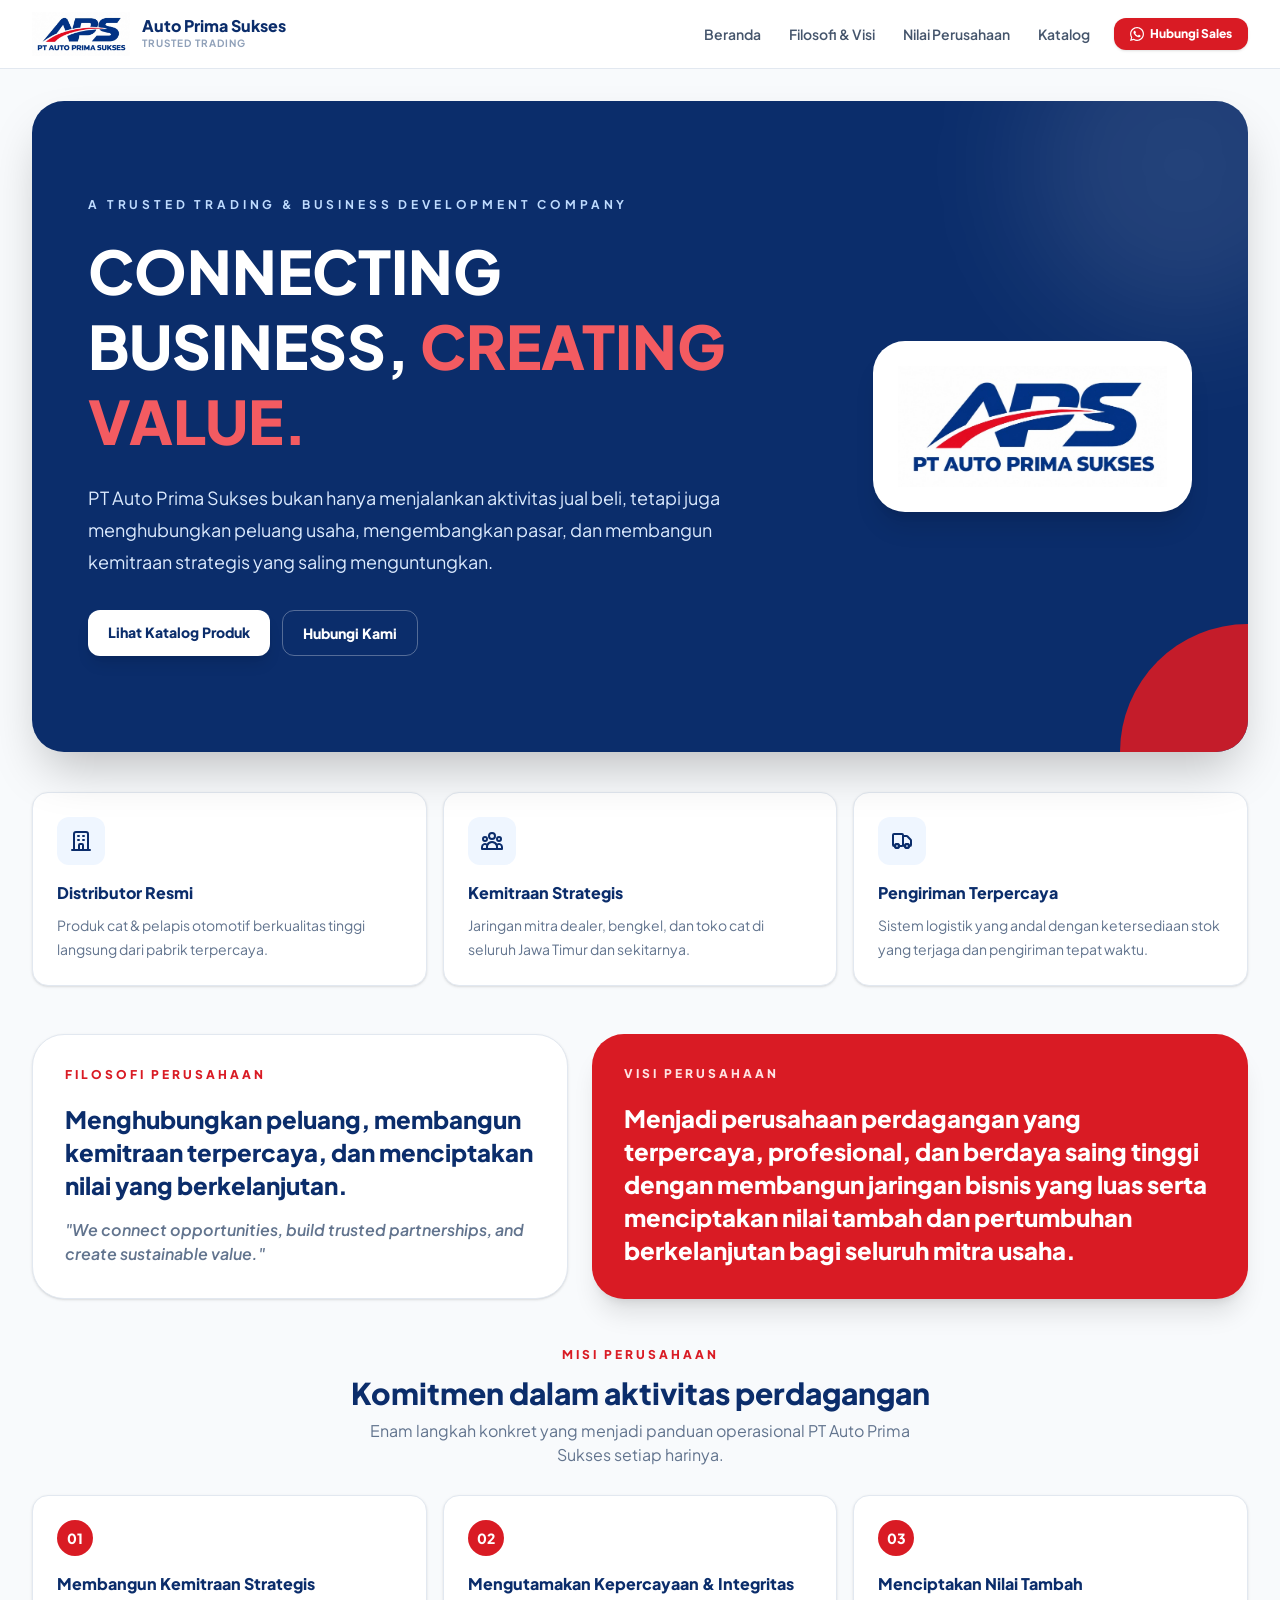
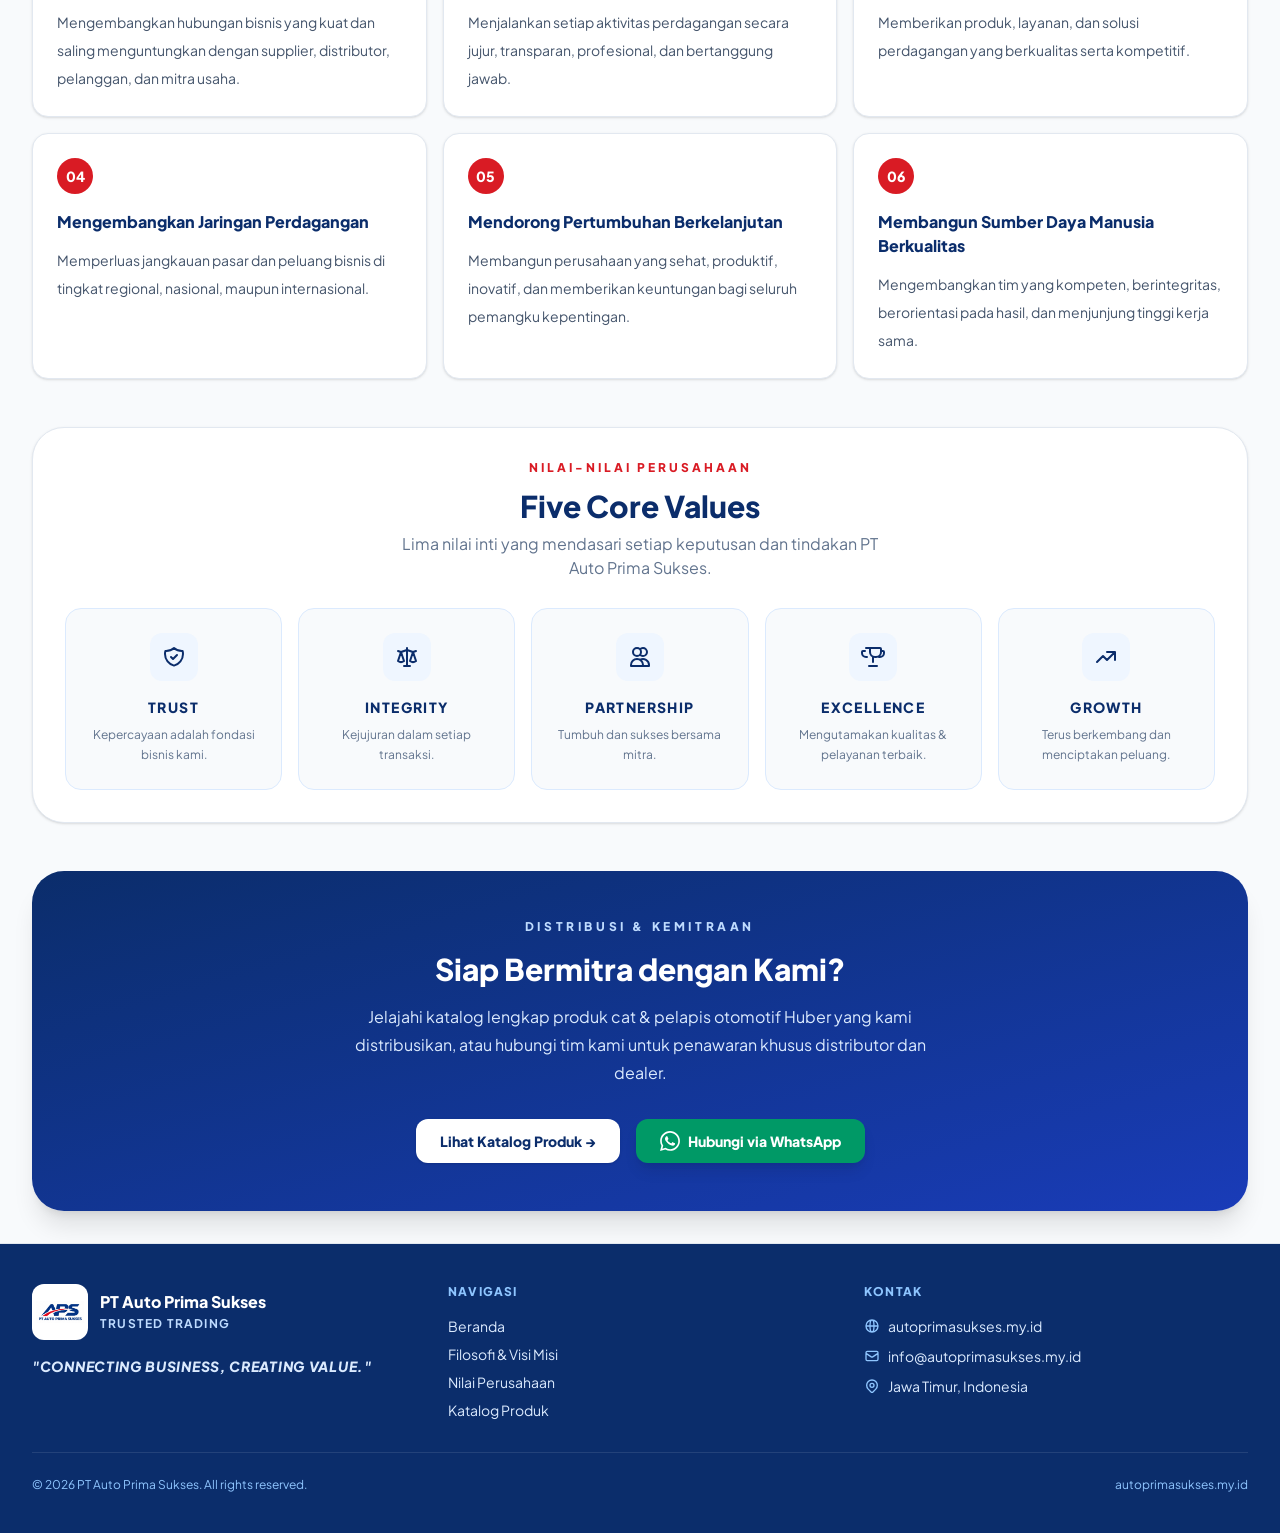
<file: index.html>
<!DOCTYPE html>
<html lang="id">
<head>
    <meta charset="UTF-8">
    <meta name="viewport" content="width=device-width, initial-scale=1.0">
    <title>PT Auto Prima Sukses – Trusted Trading & Business Development Company</title>
    <meta name="description" content="PT Auto Prima Sukses: distributor cat & pelapis otomotif Huber di Jawa Timur. Connecting Business, Creating Value.">
    <link rel="icon" href="images/logo-aps.jpeg" type="image/jpeg">
    <link rel="preconnect" href="https://fonts.googleapis.com">
    <link rel="preconnect" href="https://fonts.gstatic.com" crossorigin>
    <link href="https://fonts.googleapis.com/css2?family=Plus+Jakarta+Sans:wght@300;400;500;600;700;800&display=swap" rel="stylesheet">
    <link rel="stylesheet" href="assets/style.css">
</head>
<body class="flex min-h-screen flex-col bg-slate-50 font-sans text-slate-900 antialiased">

    <!-- ===== NAVBAR ===== -->
    <nav class="sticky top-0 z-50 border-b border-slate-200 bg-white/95 backdrop-blur">
        <div class="mx-auto flex max-w-7xl items-center justify-between px-4 py-3 sm:px-6 lg:px-8">
            <!-- Logo -->
            <a href="/" class="flex items-center gap-3">
                <img src="images/logo-aps.jpeg" alt="Logo PT Auto Prima Sukses" class="h-11 w-auto object-contain">
                <div class="hidden sm:block">
                    <p class="font-black leading-none text-[#0B2D6B]">Auto Prima Sukses</p>
                    <p class="mt-0.5 text-[10px] font-bold tracking-widest text-slate-400 uppercase">Trusted Trading</p>
                </div>
            </a>

            <!-- Desktop Nav -->
            <div class="hidden items-center gap-1 md:flex">
                <a href="/"
                   class="rounded-lg px-3 py-2 text-sm font-semibold text-slate-600 hover:bg-slate-100 hover:text-[#0B2D6B] transition">Beranda</a>
                <a href="/filosofi"
                   class="rounded-lg px-3 py-2 text-sm font-semibold text-slate-600 hover:bg-slate-100 hover:text-[#0B2D6B] transition">Filosofi & Visi</a>
                <a href="/nilai"
                   class="rounded-lg px-3 py-2 text-sm font-semibold text-slate-600 hover:bg-slate-100 hover:text-[#0B2D6B] transition">Nilai Perusahaan</a>
                <a href="katalog.html"
                   class="rounded-lg px-3 py-2 text-sm font-semibold text-slate-600 hover:bg-slate-100 hover:text-[#0B2D6B] transition">Katalog</a>
                
                <a href="https://wa.me/?text=Halo%20PT%20Auto%20Prima%20Sukses%2C%20saya%20ingin%20menanyakan%20informasi%20produk%20%26%20distribusi%20cat%20Huber."
                   target="_blank" rel="noopener"
                   class="ml-2 inline-flex items-center gap-1.5 rounded-xl bg-[#D91B24] px-4 py-2 text-xs font-black text-white hover:bg-red-700 transition shadow-sm">
                    <svg class="h-3.5 w-3.5" fill="currentColor" viewBox="0 0 24 24">
                        <path d="M.057 24l1.687-6.163c-1.041-1.804-1.588-3.849-1.587-5.946.003-6.556 5.338-11.891 11.893-11.891 3.181.001 6.167 1.24 8.413 3.488 2.245 2.248 3.481 5.236 3.48 8.414-.003 6.557-5.338 11.892-11.893 11.892-1.99-.001-3.951-.5-5.688-1.448l-6.305 1.654zm6.597-3.807c1.676.995 3.276 1.591 5.392 1.592 5.448 0 9.886-4.434 9.889-9.885.002-5.462-4.415-9.89-9.881-9.892-5.452 0-9.887 4.434-9.889 9.884-.001 2.225.651 3.891 1.746 5.634l-.999 3.648 3.742-.981zm11.387-5.464c-.074-.124-.272-.198-.57-.347-.297-.149-1.758-.868-2.031-.967-.272-.099-.47-.149-.669.149-.198.297-.768.967-.941 1.165-.173.198-.347.223-.644.074-.297-.149-1.255-.462-2.39-1.475-.883-.788-1.48-1.761-1.653-2.059-.173-.297-.018-.458.13-.606.134-.133.297-.347.446-.521.151-.172.2-.296.3-.495.099-.198.05-.372-.025-.521-.075-.148-.669-1.611-.916-2.206-.242-.579-.487-.501-.669-.51l-.57-.01c-.198 0-.52.074-.792.372s-1.04 1.016-1.04 2.479 1.065 2.876 1.213 3.074c.149.198 2.095 3.2 5.076 4.487.709.306 1.263.489 1.694.626.712.226 1.36.194 1.872.118.571-.085 1.758-.719 2.006-1.413.248-.695.248-1.29.173-1.414z"/>
                    </svg>
                    Hubungi Sales
                </a>

                </div>

            <!-- Mobile Hamburger -->
            <button id="mobile-menu-btn" aria-label="Toggle Menu"
                    class="inline-flex items-center rounded-xl border border-slate-200 p-2 text-slate-600 hover:bg-slate-100 md:hidden">
                <svg id="icon-open" class="h-5 w-5" fill="none" stroke="currentColor" stroke-width="2" viewBox="0 0 24 24">
                    <path stroke-linecap="round" stroke-linejoin="round" d="M4 6h16M4 12h16M4 18h16"/>
                </svg>
                <svg id="icon-close" class="hidden h-5 w-5" fill="none" stroke="currentColor" stroke-width="2" viewBox="0 0 24 24">
                    <path stroke-linecap="round" stroke-linejoin="round" d="M6 18L18 6M6 6l12 12"/>
                </svg>
            </button>
        </div>

        <!-- Mobile Menu -->
        <div id="mobile-menu" class="hidden border-t border-slate-100 bg-white px-4 pb-4 md:hidden">
            <div class="mt-3 flex flex-col gap-1">
                <a href="/"
                   class="rounded-xl px-4 py-3 text-sm font-semibold text-slate-700 hover:bg-slate-100">Beranda</a>
                <a href="/filosofi"
                   class="rounded-xl px-4 py-3 text-sm font-semibold text-slate-700 hover:bg-slate-100">Filosofi & Visi Misi</a>
                <a href="/nilai"
                   class="rounded-xl px-4 py-3 text-sm font-semibold text-slate-700 hover:bg-slate-100">Nilai Perusahaan</a>
                <a href="katalog.html"
                   class="rounded-xl px-4 py-3 text-sm font-semibold text-slate-700 hover:bg-slate-100">Katalog</a>
                <a href="https://wa.me/?text=Halo%20PT%20Auto%20Prima%20Sukses%2C%20saya%20ingin%20menanyakan%20informasi%20produk%20%26%20distribusi%20cat%20Huber."
                   target="_blank" rel="noopener"
                   class="mt-2 rounded-xl bg-[#D91B24] px-4 py-3 text-sm font-black text-white text-center flex items-center justify-center gap-2">
                    <svg class="h-4 w-4" fill="currentColor" viewBox="0 0 24 24">
                        <path d="M.057 24l1.687-6.163c-1.041-1.804-1.588-3.849-1.587-5.946.003-6.556 5.338-11.891 11.893-11.891 3.181.001 6.167 1.24 8.413 3.488 2.245 2.248 3.481 5.236 3.48 8.414-.003 6.557-5.338 11.892-11.893 11.892-1.99-.001-3.951-.5-5.688-1.448l-6.305 1.654zm6.597-3.807c1.676.995 3.276 1.591 5.392 1.592 5.448 0 9.886-4.434 9.889-9.885.002-5.462-4.415-9.89-9.881-9.892-5.452 0-9.887 4.434-9.889 9.884-.001 2.225.651 3.891 1.746 5.634l-.999 3.648 3.742-.981zm11.387-5.464c-.074-.124-.272-.198-.57-.347-.297-.149-1.758-.868-2.031-.967-.272-.099-.47-.149-.669.149-.198.297-.768.967-.941 1.165-.173.198-.347.223-.644.074-.297-.149-1.255-.462-2.39-1.475-.883-.788-1.48-1.761-1.653-2.059-.173-.297-.018-.458.13-.606.134-.133.297-.347.446-.521.151-.172.2-.296.3-.495.099-.198.05-.372-.025-.521-.075-.148-.669-1.611-.916-2.206-.242-.579-.487-.501-.669-.51l-.57-.01c-.198 0-.52.074-.792.372s-1.04 1.016-1.04 2.479 1.065 2.876 1.213 3.074c.149.198 2.095 3.2 5.076 4.487.709.306 1.263.489 1.694.626.712.226 1.36.194 1.872.118.571-.085 1.758-.719 2.006-1.413.248-.695.248-1.29.173-1.414z"/>
                    </svg>
                    Hubungi Sales
                </a>
            </div>
        </div>
    </nav>

    <!-- ===== MAIN ===== -->
    <main class="mx-auto w-full max-w-7xl flex-1 px-4 py-8 sm:px-6 lg:px-8">
        




<section id="beranda" class="relative overflow-hidden rounded-[2rem] bg-[#0B2D6B] px-6 py-16 text-white shadow-2xl sm:px-10 lg:px-14 lg:py-24">
    <div class="absolute -right-24 -top-24 h-80 w-80 rounded-full bg-white/10 blur-3xl pointer-events-none"></div>
    <div class="absolute bottom-0 right-0 h-32 w-32 rounded-tl-full bg-[#D91B24]/90 pointer-events-none"></div>
    <div class="relative grid items-center gap-10 lg:grid-cols-[1.4fr_0.6fr]">
        <div>
            <p class="text-xs font-bold uppercase tracking-[0.32em] text-blue-200">A Trusted Trading &amp; Business Development Company</p>
            <h1 class="mt-5 max-w-4xl text-4xl font-black leading-tight sm:text-5xl lg:text-6xl">
                CONNECTING BUSINESS, <span class="text-[#F35B61]">CREATING VALUE.</span>
            </h1>
            <p class="mt-6 max-w-2xl text-lg leading-8 text-blue-100">
                PT Auto Prima Sukses bukan hanya menjalankan aktivitas jual beli, tetapi juga menghubungkan peluang usaha,
                mengembangkan pasar, dan membangun kemitraan strategis yang saling menguntungkan.
            </p>
            <div class="mt-8 flex flex-wrap gap-3">
                <a href="katalog.html"
                   class="rounded-xl bg-white px-5 py-3 text-sm font-black text-[#0B2D6B] shadow-lg hover:bg-blue-50 transition">
                    Lihat Katalog Produk
                </a>
                <a href="mailto:info@autoprimasukses.my.id"
                   class="rounded-xl border border-white/30 px-5 py-3 text-sm font-black text-white hover:bg-white/10 transition">
                    Hubungi Kami
                </a>
            </div>
        </div>
        <div class="rounded-[2rem] border border-white/20 bg-white p-6 text-center shadow-xl">
            <img src="images/logo-aps.jpeg" alt="Logo PT Auto Prima Sukses" class="mx-auto max-h-48 w-full object-contain">
        </div>
    </div>
</section>


<section class="mt-10 grid gap-4 sm:grid-cols-3">
    <div class="group rounded-2xl border border-slate-200 bg-white p-6 shadow-sm hover:shadow-md hover:border-blue-200 transition">
        <div class="flex h-12 w-12 items-center justify-center rounded-xl bg-blue-50 text-[#0B2D6B] transition group-hover:bg-[#0B2D6B] group-hover:text-white">
            <svg class="h-6 w-6" fill="none" stroke="currentColor" stroke-width="2" viewBox="0 0 24 24">
                <path stroke-linecap="round" stroke-linejoin="round" d="M19 21V5a2 2 0 00-2-2H7a2 2 0 00-2 2v16m14 0h2m-2 0h-5m-9 0H3m2 0h5M9 7h1m-1 4h1m4-4h1m-1 4h1m-5 10v-5a1 1 0 011-1h2a1 1 0 011 1v5m-4 0h4" />
            </svg>
        </div>
        <h3 class="mt-4 font-black text-[#0B2D6B]">Distributor Resmi</h3>
        <p class="mt-2 text-sm leading-6 text-slate-500">Produk cat & pelapis otomotif berkualitas tinggi langsung dari pabrik terpercaya.</p>
    </div>

    <div class="group rounded-2xl border border-slate-200 bg-white p-6 shadow-sm hover:shadow-md hover:border-blue-200 transition">
        <div class="flex h-12 w-12 items-center justify-center rounded-xl bg-blue-50 text-[#0B2D6B] transition group-hover:bg-[#0B2D6B] group-hover:text-white">
            <svg class="h-6 w-6" fill="none" stroke="currentColor" stroke-width="2" viewBox="0 0 24 24">
                <path stroke-linecap="round" stroke-linejoin="round" d="M17 20h5v-2a3 3 0 00-5.356-1.857M17 20H7m10 0v-2c0-.656-.126-1.283-.356-1.857M7 20H2v-2a3 3 0 015.356-1.857M7 20v-2c0-.656.126-1.283.356-1.857m0 0a5.002 5.002 0 019.288 0M15 7a3 3 0 11-6 0 3 3 0 016 0zm6 3a2 2 0 11-4 0 2 2 0 014 0zM7 10a2 2 0 11-4 0 2 2 0 014 0z" />
            </svg>
        </div>
        <h3 class="mt-4 font-black text-[#0B2D6B]">Kemitraan Strategis</h3>
        <p class="mt-2 text-sm leading-6 text-slate-500">Jaringan mitra dealer, bengkel, dan toko cat di seluruh Jawa Timur dan sekitarnya.</p>
    </div>

    <div class="group rounded-2xl border border-slate-200 bg-white p-6 shadow-sm hover:shadow-md hover:border-blue-200 transition">
        <div class="flex h-12 w-12 items-center justify-center rounded-xl bg-blue-50 text-[#0B2D6B] transition group-hover:bg-[#0B2D6B] group-hover:text-white">
            <svg class="h-6 w-6" fill="none" stroke="currentColor" stroke-width="2" viewBox="0 0 24 24">
                <path stroke-linecap="round" stroke-linejoin="round" d="M9 17a2 2 0 11-4 0 2 2 0 014 0zM19 17a2 2 0 11-4 0 2 2 0 014 0z" />
                <path stroke-linecap="round" stroke-linejoin="round" d="M13 16V6a1 1 0 00-1-1H4a1 1 0 00-1 1v10a1 1 0 001 1h1m8-1a1 1 0 01-1 1H9m4-1V8a1 1 0 011-1h2.586a1 1 0 01.707.293l3.414 3.414a1 1 0 01.293.707V16a1 1 0 01-1 1h-1m-6-1a1 1 0 001 1h1M5 17a2 2 0 104 0m-4 0a2 2 0 114 0m6 0a2 2 0 104 0m-4 0a2 2 0 114 0" />
            </svg>
        </div>
        <h3 class="mt-4 font-black text-[#0B2D6B]">Pengiriman Terpercaya</h3>
        <p class="mt-2 text-sm leading-6 text-slate-500">Sistem logistik yang andal dengan ketersediaan stok yang terjaga dan pengiriman tepat waktu.</p>
    </div>
</section>


<section id="filosofi" class="mt-12 grid gap-6 lg:grid-cols-[0.9fr_1.1fr] scroll-mt-20">
    <article class="rounded-[2rem] border border-slate-200 bg-white p-8 shadow-sm hover:shadow-md hover:border-blue-100 transition">
        <p class="text-xs font-black uppercase tracking-[0.25em] text-[#D91B24]">Filosofi Perusahaan</p>
        <blockquote class="mt-5 text-2xl font-black leading-snug text-[#0B2D6B]">
            Menghubungkan peluang, membangun kemitraan terpercaya, dan menciptakan nilai yang berkelanjutan.
        </blockquote>
        <p class="mt-4 font-semibold text-slate-500 italic">
            "We connect opportunities, build trusted partnerships, and create sustainable value."
        </p>
    </article>
    <article class="rounded-[2rem] bg-[#D91B24] p-8 text-white shadow-xl hover:shadow-2xl hover:scale-[1.01] transition">
        <p class="text-xs font-black uppercase tracking-[0.25em] text-red-100">Visi Perusahaan</p>
        <h2 class="mt-5 text-2xl font-black leading-snug">
            Menjadi perusahaan perdagangan yang terpercaya, profesional, dan berdaya saing tinggi dengan membangun
            jaringan bisnis yang luas serta menciptakan nilai tambah dan pertumbuhan berkelanjutan bagi seluruh mitra usaha.
        </h2>
    </article>
</section>


<section class="mt-12">
    <div class="mb-7 text-center">
        <p class="text-xs font-black uppercase tracking-[0.25em] text-[#D91B24]">Misi Perusahaan</p>
        <h2 class="mt-3 text-3xl font-black text-[#0B2D6B]">Komitmen dalam aktivitas perdagangan</h2>
        <p class="mt-2 text-slate-500 max-w-xl mx-auto">Enam langkah konkret yang menjadi panduan operasional PT Auto Prima Sukses setiap harinya.</p>
    </div>
    <div class="grid gap-4 md:grid-cols-2 lg:grid-cols-3">
        
        <article class="group rounded-2xl border border-slate-200 bg-white p-6 shadow-sm hover:border-[#0B2D6B] hover:shadow-md transition cursor-default">
            <span class="inline-flex h-9 w-9 items-center justify-center rounded-full bg-[#D91B24] text-sm font-black text-white">01</span>
            <h3 class="mt-4 text-base font-black text-[#0B2D6B] group-hover:text-[#D91B24] transition">Membangun Kemitraan Strategis</h3>
            <p class="mt-3 text-sm leading-7 text-slate-600">Mengembangkan hubungan bisnis yang kuat dan saling menguntungkan dengan supplier, distributor, pelanggan, dan mitra usaha.</p>
        </article>
        
        <article class="group rounded-2xl border border-slate-200 bg-white p-6 shadow-sm hover:border-[#0B2D6B] hover:shadow-md transition cursor-default">
            <span class="inline-flex h-9 w-9 items-center justify-center rounded-full bg-[#D91B24] text-sm font-black text-white">02</span>
            <h3 class="mt-4 text-base font-black text-[#0B2D6B] group-hover:text-[#D91B24] transition">Mengutamakan Kepercayaan & Integritas</h3>
            <p class="mt-3 text-sm leading-7 text-slate-600">Menjalankan setiap aktivitas perdagangan secara jujur, transparan, profesional, dan bertanggung jawab.</p>
        </article>
        
        <article class="group rounded-2xl border border-slate-200 bg-white p-6 shadow-sm hover:border-[#0B2D6B] hover:shadow-md transition cursor-default">
            <span class="inline-flex h-9 w-9 items-center justify-center rounded-full bg-[#D91B24] text-sm font-black text-white">03</span>
            <h3 class="mt-4 text-base font-black text-[#0B2D6B] group-hover:text-[#D91B24] transition">Menciptakan Nilai Tambah</h3>
            <p class="mt-3 text-sm leading-7 text-slate-600">Memberikan produk, layanan, dan solusi perdagangan yang berkualitas serta kompetitif.</p>
        </article>
        
        <article class="group rounded-2xl border border-slate-200 bg-white p-6 shadow-sm hover:border-[#0B2D6B] hover:shadow-md transition cursor-default">
            <span class="inline-flex h-9 w-9 items-center justify-center rounded-full bg-[#D91B24] text-sm font-black text-white">04</span>
            <h3 class="mt-4 text-base font-black text-[#0B2D6B] group-hover:text-[#D91B24] transition">Mengembangkan Jaringan Perdagangan</h3>
            <p class="mt-3 text-sm leading-7 text-slate-600">Memperluas jangkauan pasar dan peluang bisnis di tingkat regional, nasional, maupun internasional.</p>
        </article>
        
        <article class="group rounded-2xl border border-slate-200 bg-white p-6 shadow-sm hover:border-[#0B2D6B] hover:shadow-md transition cursor-default">
            <span class="inline-flex h-9 w-9 items-center justify-center rounded-full bg-[#D91B24] text-sm font-black text-white">05</span>
            <h3 class="mt-4 text-base font-black text-[#0B2D6B] group-hover:text-[#D91B24] transition">Mendorong Pertumbuhan Berkelanjutan</h3>
            <p class="mt-3 text-sm leading-7 text-slate-600">Membangun perusahaan yang sehat, produktif, inovatif, dan memberikan keuntungan bagi seluruh pemangku kepentingan.</p>
        </article>
        
        <article class="group rounded-2xl border border-slate-200 bg-white p-6 shadow-sm hover:border-[#0B2D6B] hover:shadow-md transition cursor-default">
            <span class="inline-flex h-9 w-9 items-center justify-center rounded-full bg-[#D91B24] text-sm font-black text-white">06</span>
            <h3 class="mt-4 text-base font-black text-[#0B2D6B] group-hover:text-[#D91B24] transition">Membangun Sumber Daya Manusia Berkualitas</h3>
            <p class="mt-3 text-sm leading-7 text-slate-600">Mengembangkan tim yang kompeten, berintegritas, berorientasi pada hasil, dan menjunjung tinggi kerja sama.</p>
        </article>
        
    </div>
</section>


<section id="nilai" class="mt-12 rounded-[2rem] border border-slate-200 bg-white p-8 shadow-sm scroll-mt-20">
    <div class="mb-7 text-center">
        <p class="text-xs font-black uppercase tracking-[0.25em] text-[#D91B24]">Nilai-Nilai Perusahaan</p>
        <h2 class="mt-3 text-3xl font-black text-[#0B2D6B]">Five Core Values</h2>
        <p class="mt-2 text-slate-500 max-w-lg mx-auto">Lima nilai inti yang mendasari setiap keputusan dan tindakan PT Auto Prima Sukses.</p>
    </div>
    <div class="grid gap-4 sm:grid-cols-2 lg:grid-cols-5">
        
        <article class="group rounded-2xl border border-blue-100 bg-slate-50 px-5 py-6 text-center hover:border-[#0B2D6B] hover:bg-[#0B2D6B] hover:text-white transition cursor-default">
            <div class="mx-auto flex h-12 w-12 items-center justify-center rounded-xl bg-blue-50 text-[#0B2D6B] transition group-hover:bg-white group-hover:text-[#0B2D6B]">
                <svg class="h-6 w-6" fill="none" stroke="currentColor" stroke-width="2" viewBox="0 0 24 24">
                    <path stroke-linecap="round" stroke-linejoin="round" d="M9 12l2 2 4-4m5.618-4.016A11.955 11.955 0 0112 2.944a11.955 11.955 0 01-8.618 3.04A12.02 12.02 0 003 9c0 5.591 3.824 10.29 9 11.622 5.176-1.332 9-6.03 9-11.622 0-1.042-.133-2.052-.382-3.016z" />
                </svg>
            </div>
            <h3 class="mt-4 font-black text-[#0B2D6B] group-hover:text-white transition tracking-widest text-sm uppercase">TRUST</h3>
            <p class="mt-2 text-xs leading-5 text-slate-500 group-hover:text-blue-200 transition">Kepercayaan adalah fondasi bisnis kami.</p>
        </article>

        
        <article class="group rounded-2xl border border-blue-100 bg-slate-50 px-5 py-6 text-center hover:border-[#0B2D6B] hover:bg-[#0B2D6B] hover:text-white transition cursor-default">
            <div class="mx-auto flex h-12 w-12 items-center justify-center rounded-xl bg-blue-50 text-[#0B2D6B] transition group-hover:bg-white group-hover:text-[#0B2D6B]">
                <svg class="h-6 w-6" fill="none" stroke="currentColor" stroke-width="2" viewBox="0 0 24 24">
                    <path stroke-linecap="round" stroke-linejoin="round" d="M3 6l3 1m0 0l-3 9a5.002 5.002 0 006.001 0M6 7l3 9M6 7l6-2m6 2l3-1m-3 1l-3 9a5.002 5.002 0 006.001 0M18 7l3 9m-3-9l-6-2m0-2v2m0 16V5m0 16H9m3 0h3" />
                </svg>
            </div>
            <h3 class="mt-4 font-black text-[#0B2D6B] group-hover:text-white transition tracking-widest text-sm uppercase">INTEGRITY</h3>
            <p class="mt-2 text-xs leading-5 text-slate-500 group-hover:text-blue-200 transition">Kejujuran dalam setiap transaksi.</p>
        </article>

        
        <article class="group rounded-2xl border border-blue-100 bg-slate-50 px-5 py-6 text-center hover:border-[#0B2D6B] hover:bg-[#0B2D6B] hover:text-white transition cursor-default">
            <div class="mx-auto flex h-12 w-12 items-center justify-center rounded-xl bg-blue-50 text-[#0B2D6B] transition group-hover:bg-white group-hover:text-[#0B2D6B]">
                <svg class="h-6 w-6" fill="none" stroke="currentColor" stroke-width="2" viewBox="0 0 24 24">
                    <path stroke-linecap="round" stroke-linejoin="round" d="M12 4.354a4 4 0 110 5.292M15 21H3v-1a6 6 0 0112 0v1zm0 0h6v-1a6 6 0 00-9-5.197M13 7a4 4 0 11-8 0 4 4 0 018 0z" />
                </svg>
            </div>
            <h3 class="mt-4 font-black text-[#0B2D6B] group-hover:text-white transition tracking-widest text-sm uppercase">PARTNERSHIP</h3>
            <p class="mt-2 text-xs leading-5 text-slate-500 group-hover:text-blue-200 transition">Tumbuh dan sukses bersama mitra.</p>
        </article>

        
        <article class="group rounded-2xl border border-blue-100 bg-slate-50 px-5 py-6 text-center hover:border-[#0B2D6B] hover:bg-[#0B2D6B] hover:text-white transition cursor-default">
            <div class="mx-auto flex h-12 w-12 items-center justify-center rounded-xl bg-blue-50 text-[#0B2D6B] transition group-hover:bg-white group-hover:text-[#0B2D6B]">
                <svg class="h-6 w-6" fill="none" stroke="currentColor" stroke-width="2" viewBox="0 0 24 24">
                    <path stroke-linecap="round" stroke-linejoin="round" d="M5 3h14a1 1 0 011 1v3a5 5 0 01-5 5h-1a5 5 0 01-5-5V4a1 1 0 011-1z" />
                    <path stroke-linecap="round" stroke-linejoin="round" d="M4 6H2a1 1 0 00-1 1v1a4 4 0 004 4h1M20 6h2a1 1 0 011 1v1a4 4 0 01-4 4h-1M12 12v5m-4 4h8" />
                </svg>
            </div>
            <h3 class="mt-4 font-black text-[#0B2D6B] group-hover:text-white transition tracking-widest text-sm uppercase">EXCELLENCE</h3>
            <p class="mt-2 text-xs leading-5 text-slate-500 group-hover:text-blue-200 transition">Mengutamakan kualitas &amp; pelayanan terbaik.</p>
        </article>

        
        <article class="group rounded-2xl border border-blue-100 bg-slate-50 px-5 py-6 text-center hover:border-[#0B2D6B] hover:bg-[#0B2D6B] hover:text-white transition cursor-default">
            <div class="mx-auto flex h-12 w-12 items-center justify-center rounded-xl bg-blue-50 text-[#0B2D6B] transition group-hover:bg-white group-hover:text-[#0B2D6B]">
                <svg class="h-6 w-6" fill="none" stroke="currentColor" stroke-width="2" viewBox="0 0 24 24">
                    <path stroke-linecap="round" stroke-linejoin="round" d="M13 7h8m0 0v8m0-8l-8 8-4-4-6 6" />
                </svg>
            </div>
            <h3 class="mt-4 font-black text-[#0B2D6B] group-hover:text-white transition tracking-widest text-sm uppercase">GROWTH</h3>
            <p class="mt-2 text-xs leading-5 text-slate-500 group-hover:text-blue-200 transition">Terus berkembang dan menciptakan peluang.</p>
        </article>
    </div>
</section>


<section class="mt-12 rounded-[2rem] bg-gradient-to-br from-[#0B2D6B] to-blue-800 px-8 py-12 text-white text-center shadow-xl">
    <p class="text-xs font-black uppercase tracking-[0.3em] text-blue-200">Distribusi & Kemitraan</p>
    <h2 class="mt-4 text-3xl font-black">Siap Bermitra dengan Kami?</h2>
    <p class="mt-4 max-w-xl mx-auto text-blue-100 leading-7">
        Jelajahi katalog lengkap produk cat & pelapis otomotif Huber yang kami distribusikan, atau hubungi tim kami untuk penawaran khusus distributor dan dealer.
    </p>
    <div class="mt-8 flex flex-wrap justify-center gap-4">
        <a href="katalog.html"
           class="rounded-xl bg-white px-6 py-3 text-sm font-black text-[#0B2D6B] shadow hover:bg-blue-50 transition">
            Lihat Katalog Produk →
        </a>
        <a href="https://wa.me/?text=Halo%20PT%20Auto%20Prima%20Sukses%2C%20saya%20ingin%20mengetahui%20lebih%20lanjut%20tentang%20kemitraan%20distribusi."
           target="_blank" rel="noopener"
           class="inline-flex items-center gap-2 rounded-xl bg-emerald-600 px-6 py-3 text-sm font-black text-white shadow-lg hover:bg-emerald-700 transition">
            <svg class="h-5 w-5 shrink-0" fill="currentColor" viewBox="0 0 24 24">
                <path d="M.057 24l1.687-6.163c-1.041-1.804-1.588-3.849-1.587-5.946.003-6.556 5.338-11.891 11.893-11.891 3.181.001 6.167 1.24 8.413 3.488 2.245 2.248 3.481 5.236 3.48 8.414-.003 6.557-5.338 11.892-11.893 11.892-1.99-.001-3.951-.5-5.688-1.448l-6.305 1.654zm6.597-3.807c1.676.995 3.276 1.591 5.392 1.592 5.448 0 9.886-4.434 9.889-9.885.002-5.462-4.415-9.89-9.881-9.892-5.452 0-9.887 4.434-9.889 9.884-.001 2.225.651 3.891 1.746 5.634l-.999 3.648 3.742-.981zm11.387-5.464c-.074-.124-.272-.198-.57-.347-.297-.149-1.758-.868-2.031-.967-.272-.099-.47-.149-.669.149-.198.297-.768.967-.941 1.165-.173.198-.347.223-.644.074-.297-.149-1.255-.462-2.39-1.475-.883-.788-1.48-1.761-1.653-2.059-.173-.297-.018-.458.13-.606.134-.133.297-.347.446-.521.151-.172.2-.296.3-.495.099-.198.05-.372-.025-.521-.075-.148-.669-1.611-.916-2.206-.242-.579-.487-.501-.669-.51l-.57-.01c-.198 0-.52.074-.792.372s-1.04 1.016-1.04 2.479 1.065 2.876 1.213 3.074c.149.198 2.095 3.2 5.076 4.487.709.306 1.263.489 1.694.626.712.226 1.36.194 1.872.118.571-.085 1.758-.719 2.006-1.413.248-.695.248-1.29.173-1.414z"/>
            </svg>
            Hubungi via WhatsApp
        </a>
    </div>
</section>



    </main>

    <!-- ===== FOOTER ===== -->
    <footer class="border-t border-slate-200 bg-[#0B2D6B] text-white">
        <div class="mx-auto max-w-7xl px-4 py-10 sm:px-6 lg:px-8">
            <div class="grid gap-8 sm:grid-cols-3">
                <!-- Brand -->
                <div class="sm:col-span-1">
                    <div class="flex items-center gap-3">
                        <img src="images/logo-aps.jpeg" alt="PT Auto Prima Sukses" class="h-14 w-14 rounded-xl bg-white object-contain p-1">
                        <div>
                            <p class="font-black text-white leading-tight">PT Auto Prima Sukses</p>
                            <p class="mt-1 text-xs font-bold text-blue-200 tracking-widest uppercase">Trusted Trading</p>
                        </div>
                    </div>
                    <p class="mt-4 text-sm font-black tracking-wider text-blue-100 italic">
                        "CONNECTING BUSINESS, CREATING VALUE."
                    </p>
                </div>
                <!-- Links -->
                <div>
                    <p class="text-xs font-black uppercase tracking-widest text-blue-300 mb-4">Navigasi</p>
                    <div class="flex flex-col gap-2 text-sm">
                        <a href="/" class="text-blue-100 hover:text-white transition">Beranda</a>
                        <a href="/filosofi" class="text-blue-100 hover:text-white transition">Filosofi & Visi Misi</a>
                        <a href="/nilai" class="text-blue-100 hover:text-white transition">Nilai Perusahaan</a>
                        <a href="katalog.html" class="text-blue-100 hover:text-white transition">Katalog Produk</a>
                    </div>
                </div>
                <!-- Contact -->
                <div>
                    <p class="text-xs font-black uppercase tracking-widest text-blue-300 mb-4">Kontak</p>
                    <div class="flex flex-col gap-2.5 text-sm text-blue-100">
                        <span class="inline-flex items-center gap-2">
                            <svg class="h-4 w-4 shrink-0 text-blue-300" fill="none" stroke="currentColor" stroke-width="2" viewBox="0 0 24 24">
                                <path stroke-linecap="round" stroke-linejoin="round" d="M21 12a9 9 0 01-9 9m9-9a9 9 0 00-9-9m9 9H3m9 9a9 9 0 01-9-9m9 9c1.657 0 3-4.03 3-9s-1.343-9-3-9m0 18c-1.657 0-3-4.03-3-9s1.343-9 3-9m-9 9a9 9 0 019-9" />
                            </svg>
                            autoprimasukses.my.id
                        </span>
                        <span class="inline-flex items-center gap-2">
                            <svg class="h-4 w-4 shrink-0 text-blue-300" fill="none" stroke="currentColor" stroke-width="2" viewBox="0 0 24 24">
                                <path stroke-linecap="round" stroke-linejoin="round" d="M3 8l7.89 5.26a2 2 0 002.22 0L21 8M5 19h14a2 2 0 002-2V7a2 2 0 00-2-2H5a2 2 0 00-2 2v10a2 2 0 002 2z" />
                            </svg>
                            info@autoprimasukses.my.id
                        </span>
                        <span class="inline-flex items-center gap-2">
                            <svg class="h-4 w-4 shrink-0 text-blue-300" fill="none" stroke="currentColor" stroke-width="2" viewBox="0 0 24 24">
                                <path stroke-linecap="round" stroke-linejoin="round" d="M17.657 16.657L13.414 20.9a1.998 1.998 0 01-2.827 0l-4.244-4.243a8 8 0 1111.314 0z" />
                                <path stroke-linecap="round" stroke-linejoin="round" d="M15 11a3 3 0 11-6 0 3 3 0 016 0z" />
                            </svg>
                            Jawa Timur, Indonesia
                        </span>
                    </div>
                </div>
            </div>
            <div class="mt-8 border-t border-white/10 pt-6 flex flex-col items-center gap-2 text-xs text-blue-300 sm:flex-row sm:justify-between">
                <span>© <span id="year">2026</span> PT Auto Prima Sukses. All rights reserved.</span>
                <span>autoprimasukses.my.id</span>
            </div>
        </div>
    </footer>

    <script>
        // Mobile menu toggle
        const btn = document.getElementById('mobile-menu-btn');
        const menu = document.getElementById('mobile-menu');
        const iconOpen = document.getElementById('icon-open');
        const iconClose = document.getElementById('icon-close');
        btn.addEventListener('click', () => {
            menu.classList.toggle('hidden');
            iconOpen.classList.toggle('hidden');
            iconClose.classList.toggle('hidden');
        });

        const sectionRoutes = {
            '/filosofi': 'filosofi',
            '/nilai': 'nilai',
            '#filosofi': 'filosofi',
            '#nilai': 'nilai'
        };
        const path = window.location.pathname.replace(/\/$/, '') || '/';
        const sectionId = sectionRoutes[path] || sectionRoutes[window.location.hash];
        const section = sectionId && document.getElementById(sectionId);
        if (sectionId && window.location.hash === '#' + sectionId) {
            window.history.replaceState(null, '', '/' + sectionId);
        }
        if (section) section.scrollIntoView();
    </script>
    <script src="assets/site.js"></script>
</body>
</html>
</file>
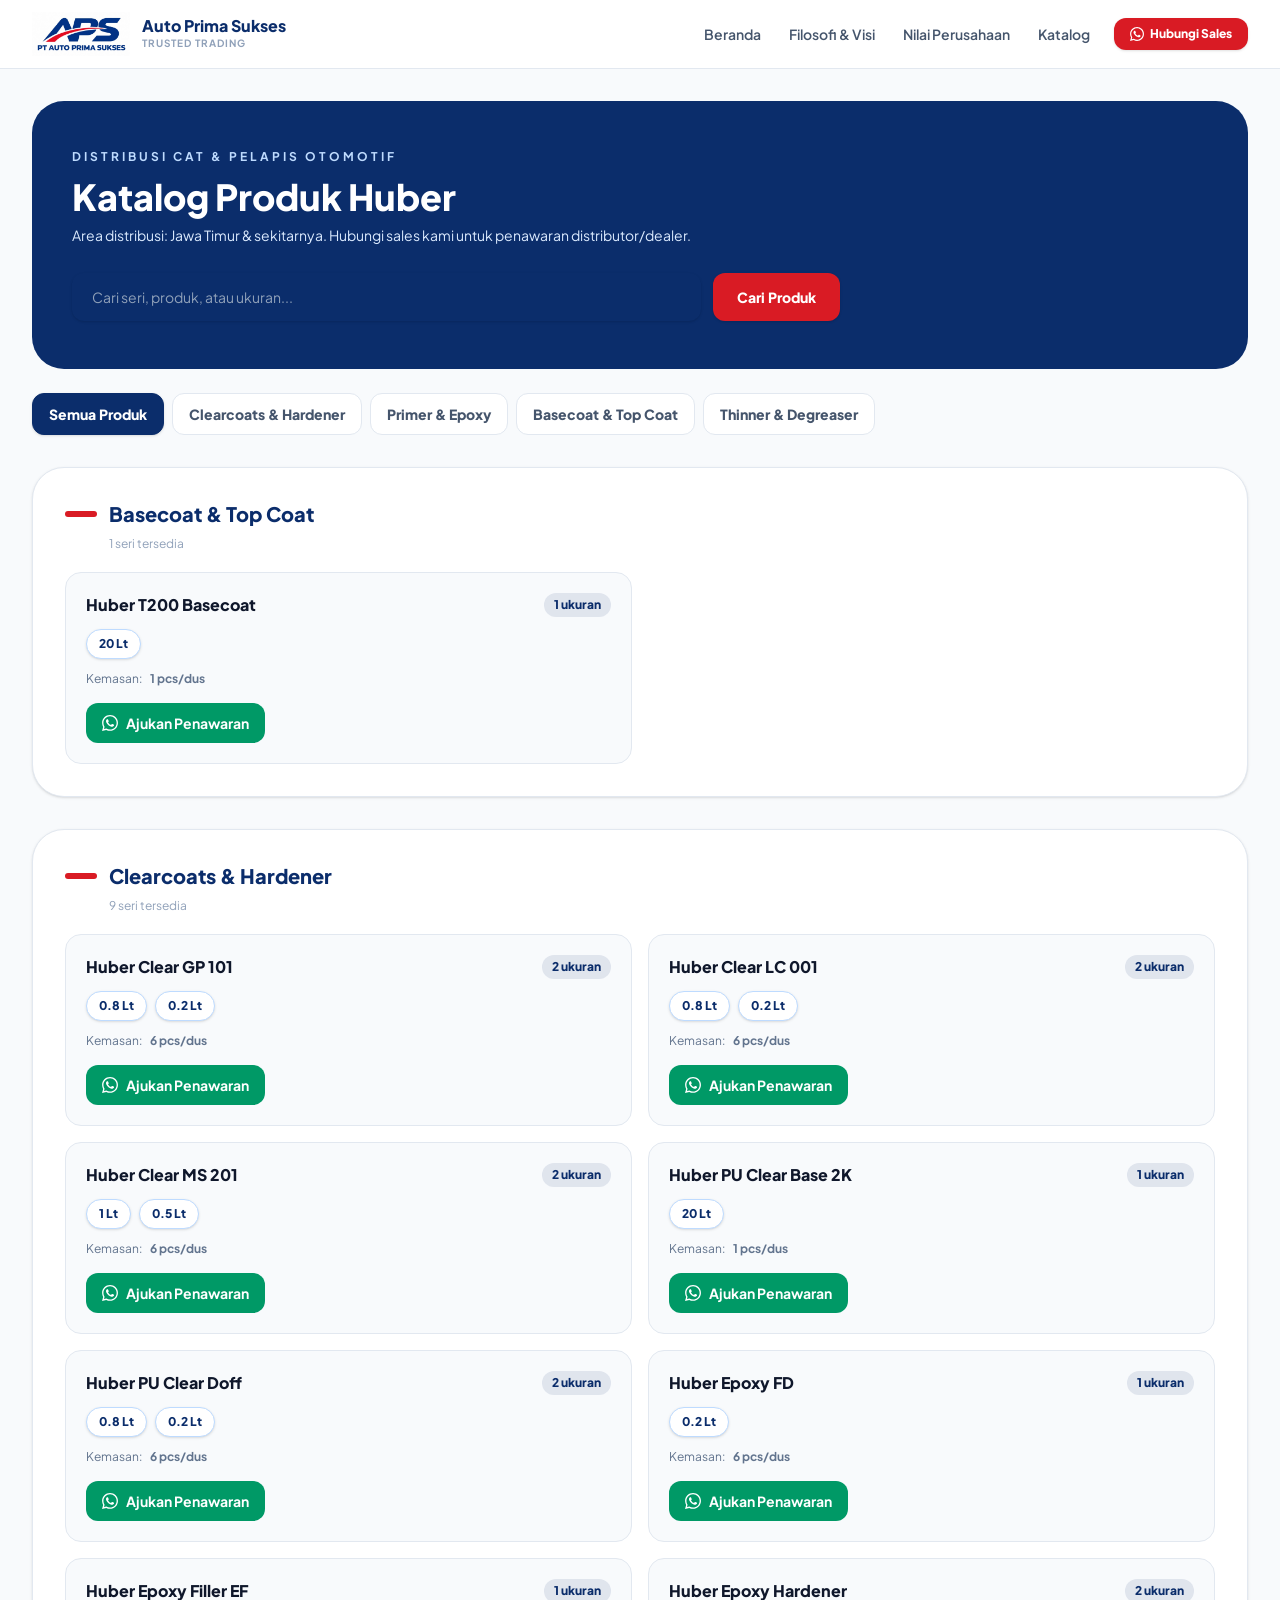
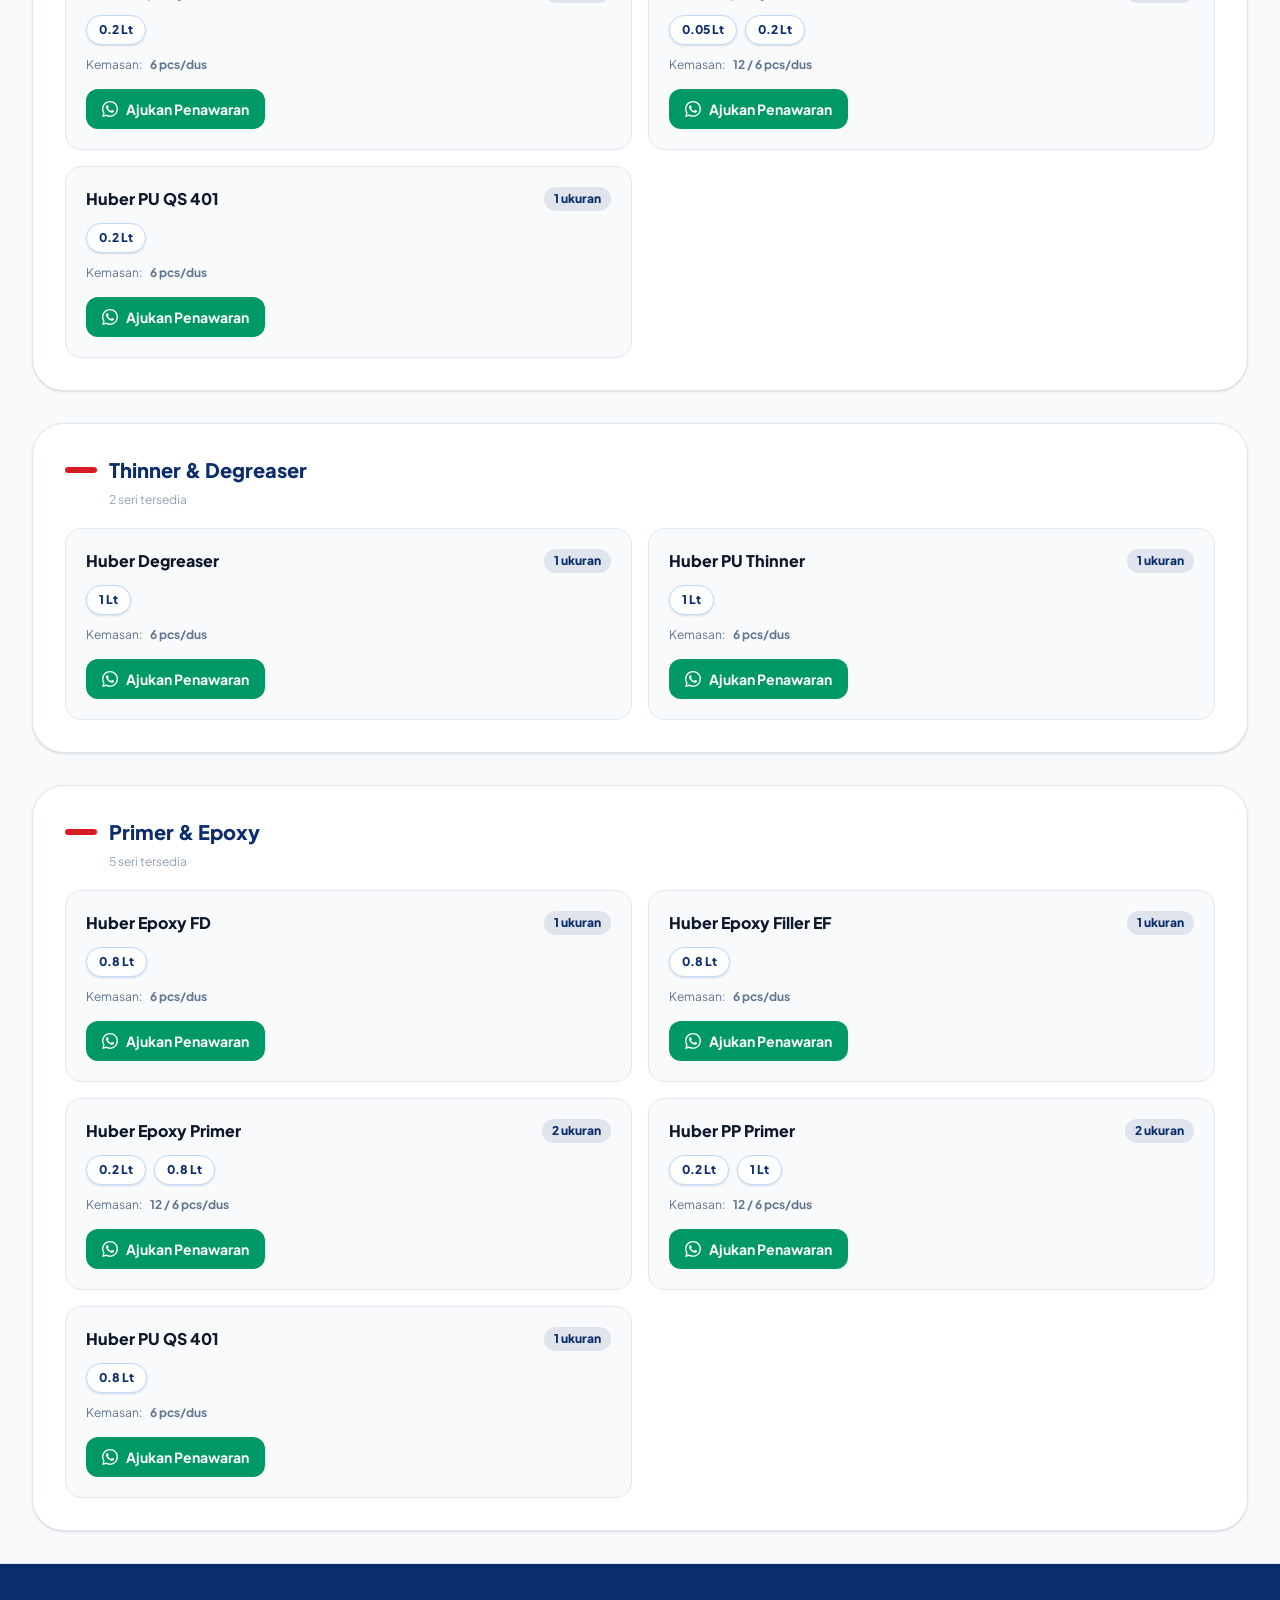
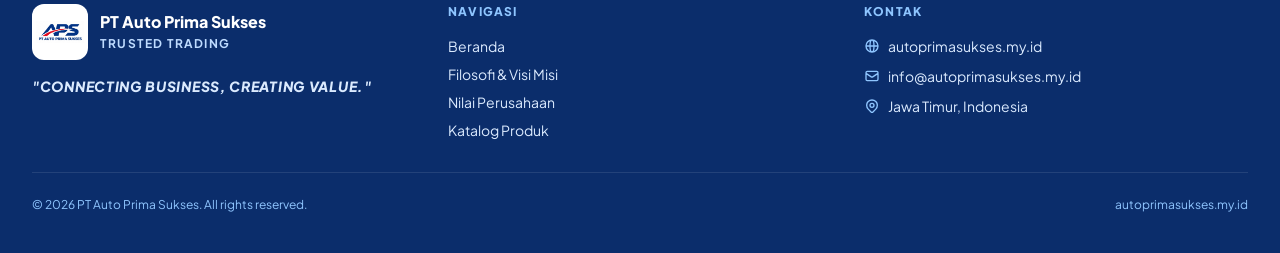
<file: katalog.html>
<!DOCTYPE html>
<html lang="id">
<head>
    <meta charset="UTF-8">
    <meta name="viewport" content="width=device-width, initial-scale=1.0">
    <title>Katalog Produk Huber – PT Auto Prima Sukses</title>
    <meta name="description" content="Katalog cat & pelapis otomotif Huber: clearcoat, primer, epoxy, basecoat, thinner. Area distribusi Jawa Timur.">
    <link rel="icon" href="images/logo-aps.jpeg" type="image/jpeg">
    <link rel="preconnect" href="https://fonts.googleapis.com">
    <link rel="preconnect" href="https://fonts.gstatic.com" crossorigin>
    <link href="https://fonts.googleapis.com/css2?family=Plus+Jakarta+Sans:wght@300;400;500;600;700;800&display=swap" rel="stylesheet">
    <link rel="stylesheet" href="assets/style.css">
</head>
<body class="flex min-h-screen flex-col bg-slate-50 font-sans text-slate-900 antialiased">

    <!-- ===== NAVBAR ===== -->
    <nav class="sticky top-0 z-50 border-b border-slate-200 bg-white/95 backdrop-blur">
        <div class="mx-auto flex max-w-7xl items-center justify-between px-4 py-3 sm:px-6 lg:px-8">
            <!-- Logo -->
            <a href="/" class="flex items-center gap-3">
                <img src="images/logo-aps.jpeg" alt="Logo PT Auto Prima Sukses" class="h-11 w-auto object-contain">
                <div class="hidden sm:block">
                    <p class="font-black leading-none text-[#0B2D6B]">Auto Prima Sukses</p>
                    <p class="mt-0.5 text-[10px] font-bold tracking-widest text-slate-400 uppercase">Trusted Trading</p>
                </div>
            </a>

            <!-- Desktop Nav -->
            <div class="hidden items-center gap-1 md:flex">
                <a href="/"
                   class="rounded-lg px-3 py-2 text-sm font-semibold text-slate-600 hover:bg-slate-100 hover:text-[#0B2D6B] transition">Beranda</a>
                <a href="/#filosofi"
                   class="rounded-lg px-3 py-2 text-sm font-semibold text-slate-600 hover:bg-slate-100 hover:text-[#0B2D6B] transition">Filosofi & Visi</a>
                <a href="/#nilai"
                   class="rounded-lg px-3 py-2 text-sm font-semibold text-slate-600 hover:bg-slate-100 hover:text-[#0B2D6B] transition">Nilai Perusahaan</a>
                <a href="katalog.html"
                   class="rounded-lg px-3 py-2 text-sm font-semibold text-slate-600 hover:bg-slate-100 hover:text-[#0B2D6B] transition">Katalog</a>
                
                <a href="https://wa.me/?text=Halo%20PT%20Auto%20Prima%20Sukses%2C%20saya%20ingin%20menanyakan%20informasi%20produk%20%26%20distribusi%20cat%20Huber."
                   target="_blank" rel="noopener"
                   class="ml-2 inline-flex items-center gap-1.5 rounded-xl bg-[#D91B24] px-4 py-2 text-xs font-black text-white hover:bg-red-700 transition shadow-sm">
                    <svg class="h-3.5 w-3.5" fill="currentColor" viewBox="0 0 24 24">
                        <path d="M.057 24l1.687-6.163c-1.041-1.804-1.588-3.849-1.587-5.946.003-6.556 5.338-11.891 11.893-11.891 3.181.001 6.167 1.24 8.413 3.488 2.245 2.248 3.481 5.236 3.48 8.414-.003 6.557-5.338 11.892-11.893 11.892-1.99-.001-3.951-.5-5.688-1.448l-6.305 1.654zm6.597-3.807c1.676.995 3.276 1.591 5.392 1.592 5.448 0 9.886-4.434 9.889-9.885.002-5.462-4.415-9.89-9.881-9.892-5.452 0-9.887 4.434-9.889 9.884-.001 2.225.651 3.891 1.746 5.634l-.999 3.648 3.742-.981zm11.387-5.464c-.074-.124-.272-.198-.57-.347-.297-.149-1.758-.868-2.031-.967-.272-.099-.47-.149-.669.149-.198.297-.768.967-.941 1.165-.173.198-.347.223-.644.074-.297-.149-1.255-.462-2.39-1.475-.883-.788-1.48-1.761-1.653-2.059-.173-.297-.018-.458.13-.606.134-.133.297-.347.446-.521.151-.172.2-.296.3-.495.099-.198.05-.372-.025-.521-.075-.148-.669-1.611-.916-2.206-.242-.579-.487-.501-.669-.51l-.57-.01c-.198 0-.52.074-.792.372s-1.04 1.016-1.04 2.479 1.065 2.876 1.213 3.074c.149.198 2.095 3.2 5.076 4.487.709.306 1.263.489 1.694.626.712.226 1.36.194 1.872.118.571-.085 1.758-.719 2.006-1.413.248-.695.248-1.29.173-1.414z"/>
                    </svg>
                    Hubungi Sales
                </a>

                </div>

            <!-- Mobile Hamburger -->
            <button id="mobile-menu-btn" aria-label="Toggle Menu"
                    class="inline-flex items-center rounded-xl border border-slate-200 p-2 text-slate-600 hover:bg-slate-100 md:hidden">
                <svg id="icon-open" class="h-5 w-5" fill="none" stroke="currentColor" stroke-width="2" viewBox="0 0 24 24">
                    <path stroke-linecap="round" stroke-linejoin="round" d="M4 6h16M4 12h16M4 18h16"/>
                </svg>
                <svg id="icon-close" class="hidden h-5 w-5" fill="none" stroke="currentColor" stroke-width="2" viewBox="0 0 24 24">
                    <path stroke-linecap="round" stroke-linejoin="round" d="M6 18L18 6M6 6l12 12"/>
                </svg>
            </button>
        </div>

        <!-- Mobile Menu -->
        <div id="mobile-menu" class="hidden border-t border-slate-100 bg-white px-4 pb-4 md:hidden">
            <div class="mt-3 flex flex-col gap-1">
                <a href="/"
                   class="rounded-xl px-4 py-3 text-sm font-semibold text-slate-700 hover:bg-slate-100">Beranda</a>
                <a href="/#filosofi"
                   class="rounded-xl px-4 py-3 text-sm font-semibold text-slate-700 hover:bg-slate-100">Filosofi & Visi Misi</a>
                <a href="/#nilai"
                   class="rounded-xl px-4 py-3 text-sm font-semibold text-slate-700 hover:bg-slate-100">Nilai Perusahaan</a>
                <a href="katalog.html"
                   class="rounded-xl px-4 py-3 text-sm font-semibold text-slate-700 hover:bg-slate-100">Katalog</a>
                <a href="https://wa.me/?text=Halo%20PT%20Auto%20Prima%20Sukses%2C%20saya%20ingin%20menanyakan%20informasi%20produk%20%26%20distribusi%20cat%20Huber."
                   target="_blank" rel="noopener"
                   class="mt-2 rounded-xl bg-[#D91B24] px-4 py-3 text-sm font-black text-white text-center flex items-center justify-center gap-2">
                    <svg class="h-4 w-4" fill="currentColor" viewBox="0 0 24 24">
                        <path d="M.057 24l1.687-6.163c-1.041-1.804-1.588-3.849-1.587-5.946.003-6.556 5.338-11.891 11.893-11.891 3.181.001 6.167 1.24 8.413 3.488 2.245 2.248 3.481 5.236 3.48 8.414-.003 6.557-5.338 11.892-11.893 11.892-1.99-.001-3.951-.5-5.688-1.448l-6.305 1.654zm6.597-3.807c1.676.995 3.276 1.591 5.392 1.592 5.448 0 9.886-4.434 9.889-9.885.002-5.462-4.415-9.89-9.881-9.892-5.452 0-9.887 4.434-9.889 9.884-.001 2.225.651 3.891 1.746 5.634l-.999 3.648 3.742-.981zm11.387-5.464c-.074-.124-.272-.198-.57-.347-.297-.149-1.758-.868-2.031-.967-.272-.099-.47-.149-.669.149-.198.297-.768.967-.941 1.165-.173.198-.347.223-.644.074-.297-.149-1.255-.462-2.39-1.475-.883-.788-1.48-1.761-1.653-2.059-.173-.297-.018-.458.13-.606.134-.133.297-.347.446-.521.151-.172.2-.296.3-.495.099-.198.05-.372-.025-.521-.075-.148-.669-1.611-.916-2.206-.242-.579-.487-.501-.669-.51l-.57-.01c-.198 0-.52.074-.792.372s-1.04 1.016-1.04 2.479 1.065 2.876 1.213 3.074c.149.198 2.095 3.2 5.076 4.487.709.306 1.263.489 1.694.626.712.226 1.36.194 1.872.118.571-.085 1.758-.719 2.006-1.413.248-.695.248-1.29.173-1.414z"/>
                    </svg>
                    Hubungi Sales
                </a>
            </div>
        </div>
    </nav>

    <!-- ===== MAIN ===== -->
    <main class="mx-auto w-full max-w-7xl flex-1 px-4 py-8 sm:px-6 lg:px-8">
        <section class="rounded-[2rem] bg-[#0B2D6B] px-6 py-12 text-white sm:px-10">
    <p class="text-xs font-bold uppercase tracking-[0.25em] text-blue-200">Distribusi Cat & Pelapis Otomotif</p>
    <h1 class="mt-3 text-4xl font-black">Katalog Produk Huber</h1>
    <p class="mt-2 text-blue-100 text-sm">Area distribusi: Jawa Timur & sekitarnya. Hubungi sales kami untuk penawaran distributor/dealer.</p>
    <form id="search-form" class="mt-7 flex flex-col gap-3 sm:max-w-3xl sm:flex-row">
        <input type="search" id="search" placeholder="Cari seri, produk, atau ukuran..."
               class="min-w-0 flex-1 rounded-xl border-0 px-5 py-3.5 text-slate-900 placeholder:text-slate-400 text-sm shadow-sm focus:ring-2 focus:ring-[#D91B24] outline-none">
        <button type="submit"
                class="rounded-xl bg-[#D91B24] px-6 py-3.5 text-sm font-black text-white hover:bg-red-700 transition shadow-sm">
            Cari Produk
        </button>
    </form>
</section>


<section id="filters" class="mt-6 flex flex-wrap gap-2"></section>
<section id="results" class="mt-8 space-y-8"></section>

    </main>

    <!-- ===== FOOTER ===== -->
    <footer class="border-t border-slate-200 bg-[#0B2D6B] text-white">
        <div class="mx-auto max-w-7xl px-4 py-10 sm:px-6 lg:px-8">
            <div class="grid gap-8 sm:grid-cols-3">
                <!-- Brand -->
                <div class="sm:col-span-1">
                    <div class="flex items-center gap-3">
                        <img src="images/logo-aps.jpeg" alt="PT Auto Prima Sukses" class="h-14 w-14 rounded-xl bg-white object-contain p-1">
                        <div>
                            <p class="font-black text-white leading-tight">PT Auto Prima Sukses</p>
                            <p class="mt-1 text-xs font-bold text-blue-200 tracking-widest uppercase">Trusted Trading</p>
                        </div>
                    </div>
                    <p class="mt-4 text-sm font-black tracking-wider text-blue-100 italic">
                        "CONNECTING BUSINESS, CREATING VALUE."
                    </p>
                </div>
                <!-- Links -->
                <div>
                    <p class="text-xs font-black uppercase tracking-widest text-blue-300 mb-4">Navigasi</p>
                    <div class="flex flex-col gap-2 text-sm">
                        <a href="/" class="text-blue-100 hover:text-white transition">Beranda</a>
                        <a href="/#filosofi" class="text-blue-100 hover:text-white transition">Filosofi & Visi Misi</a>
                        <a href="/#nilai" class="text-blue-100 hover:text-white transition">Nilai Perusahaan</a>
                        <a href="katalog.html" class="text-blue-100 hover:text-white transition">Katalog Produk</a>
                    </div>
                </div>
                <!-- Contact -->
                <div>
                    <p class="text-xs font-black uppercase tracking-widest text-blue-300 mb-4">Kontak</p>
                    <div class="flex flex-col gap-2.5 text-sm text-blue-100">
                        <span class="inline-flex items-center gap-2">
                            <svg class="h-4 w-4 shrink-0 text-blue-300" fill="none" stroke="currentColor" stroke-width="2" viewBox="0 0 24 24">
                                <path stroke-linecap="round" stroke-linejoin="round" d="M21 12a9 9 0 01-9 9m9-9a9 9 0 00-9-9m9 9H3m9 9a9 9 0 01-9-9m9 9c1.657 0 3-4.03 3-9s-1.343-9-3-9m0 18c-1.657 0-3-4.03-3-9s1.343-9 3-9m-9 9a9 9 0 019-9" />
                            </svg>
                            autoprimasukses.my.id
                        </span>
                        <span class="inline-flex items-center gap-2">
                            <svg class="h-4 w-4 shrink-0 text-blue-300" fill="none" stroke="currentColor" stroke-width="2" viewBox="0 0 24 24">
                                <path stroke-linecap="round" stroke-linejoin="round" d="M3 8l7.89 5.26a2 2 0 002.22 0L21 8M5 19h14a2 2 0 002-2V7a2 2 0 00-2-2H5a2 2 0 00-2 2v10a2 2 0 002 2z" />
                            </svg>
                            info@autoprimasukses.my.id
                        </span>
                        <span class="inline-flex items-center gap-2">
                            <svg class="h-4 w-4 shrink-0 text-blue-300" fill="none" stroke="currentColor" stroke-width="2" viewBox="0 0 24 24">
                                <path stroke-linecap="round" stroke-linejoin="round" d="M17.657 16.657L13.414 20.9a1.998 1.998 0 01-2.827 0l-4.244-4.243a8 8 0 1111.314 0z" />
                                <path stroke-linecap="round" stroke-linejoin="round" d="M15 11a3 3 0 11-6 0 3 3 0 016 0z" />
                            </svg>
                            Jawa Timur, Indonesia
                        </span>
                    </div>
                </div>
            </div>
            <div class="mt-8 border-t border-white/10 pt-6 flex flex-col items-center gap-2 text-xs text-blue-300 sm:flex-row sm:justify-between">
                <span>© <span id="year">2026</span> PT Auto Prima Sukses. All rights reserved.</span>
                <span>autoprimasukses.my.id</span>
            </div>
        </div>
    </footer>

    <script>
        // Mobile menu toggle
        const btn = document.getElementById('mobile-menu-btn');
        const menu = document.getElementById('mobile-menu');
        const iconOpen = document.getElementById('icon-open');
        const iconClose = document.getElementById('icon-close');
        btn.addEventListener('click', () => {
            menu.classList.toggle('hidden');
            iconOpen.classList.toggle('hidden');
            iconClose.classList.toggle('hidden');
        });
    </script>
    <script src="assets/produk.js"></script>
    <script src="assets/katalog.js"></script>
    <script src="assets/site.js"></script>
</body>
</html>
</file>
<file: assets/style.css>
@import "https://fonts.googleapis.com/css2?family=Plus+Jakarta+Sans:ital,wght@0,300;0,400;0,500;0,600;0,700;0,800;1,400;1,600;1,700&display=swap";@layer components;@layer properties{@supports (((-webkit-hyphens:none)) and (not (margin-trim:block))) or ((-moz-orient:inline) and (not (color:rgb(from red r g b)))){*,:before,:after,::backdrop{--tw-translate-x:0;--tw-translate-y:0;--tw-translate-z:0;--tw-scale-x:1;--tw-scale-y:1;--tw-scale-z:1;--tw-rotate-x:initial;--tw-rotate-y:initial;--tw-rotate-z:initial;--tw-skew-x:initial;--tw-skew-y:initial;--tw-space-y-reverse:0;--tw-space-x-reverse:0;--tw-divide-y-reverse:0;--tw-border-style:solid;--tw-gradient-position:initial;--tw-gradient-from:#0000;--tw-gradient-via:#0000;--tw-gradient-to:#0000;--tw-gradient-stops:initial;--tw-gradient-via-stops:initial;--tw-gradient-from-position:0%;--tw-gradient-via-position:50%;--tw-gradient-to-position:100%;--tw-leading:initial;--tw-font-weight:initial;--tw-tracking:initial;--tw-ordinal:initial;--tw-slashed-zero:initial;--tw-numeric-figure:initial;--tw-numeric-spacing:initial;--tw-numeric-fraction:initial;--tw-shadow:0 0 #0000;--tw-shadow-color:initial;--tw-shadow-alpha:100%;--tw-inset-shadow:0 0 #0000;--tw-inset-shadow-color:initial;--tw-inset-shadow-alpha:100%;--tw-ring-color:initial;--tw-ring-shadow:0 0 #0000;--tw-inset-ring-color:initial;--tw-inset-ring-shadow:0 0 #0000;--tw-ring-inset:initial;--tw-ring-offset-width:0px;--tw-ring-offset-color:#fff;--tw-ring-offset-shadow:0 0 #0000;--tw-blur:initial;--tw-brightness:initial;--tw-contrast:initial;--tw-grayscale:initial;--tw-hue-rotate:initial;--tw-invert:initial;--tw-opacity:initial;--tw-saturate:initial;--tw-sepia:initial;--tw-drop-shadow:initial;--tw-drop-shadow-color:initial;--tw-drop-shadow-alpha:100%;--tw-drop-shadow-size:initial;--tw-backdrop-blur:initial;--tw-backdrop-brightness:initial;--tw-backdrop-contrast:initial;--tw-backdrop-grayscale:initial;--tw-backdrop-hue-rotate:initial;--tw-backdrop-invert:initial;--tw-backdrop-opacity:initial;--tw-backdrop-saturate:initial;--tw-backdrop-sepia:initial;--tw-duration:initial;--tw-ease:initial;--tw-content:""}}}@layer theme{:root,:host{--font-sans:"Plus Jakarta Sans", system-ui, -apple-system, BlinkMacSystemFont, "Segoe UI", Roboto, sans-serif;--font-serif:ui-serif, Georgia, Cambria, "Times New Roman", Times, serif;--font-mono:ui-monospace, SFMono-Regular, Menlo, Monaco, Consolas, "Liberation Mono", "Courier New", monospace;--color-red-50:oklch(97.1% .013 17.38);--color-red-100:oklch(93.6% .032 17.717);--color-red-200:oklch(88.5% .062 18.334);--color-red-300:oklch(80.8% .114 19.571);--color-red-400:oklch(70.4% .191 22.216);--color-red-500:oklch(63.7% .237 25.331);--color-red-600:oklch(57.7% .245 27.325);--color-red-700:oklch(50.5% .213 27.518);--color-red-800:oklch(44.4% .177 26.899);--color-red-900:oklch(39.6% .141 25.723);--color-red-950:oklch(25.8% .092 26.042);--color-orange-50:oklch(98% .016 73.684);--color-orange-100:oklch(95.4% .038 75.164);--color-orange-200:oklch(90.1% .076 70.697);--color-orange-300:oklch(83.7% .128 66.29);--color-orange-400:oklch(75% .183 55.934);--color-orange-500:oklch(70.5% .213 47.604);--color-orange-600:oklch(64.6% .222 41.116);--color-orange-700:oklch(55.3% .195 38.402);--color-orange-800:oklch(47% .157 37.304);--color-orange-900:oklch(40.8% .123 38.172);--color-orange-950:oklch(26.6% .079 36.259);--color-amber-50:oklch(98.7% .022 95.277);--color-amber-100:oklch(96.2% .059 95.617);--color-amber-200:oklch(92.4% .12 95.746);--color-amber-300:oklch(87.9% .169 91.605);--color-amber-400:oklch(82.8% .189 84.429);--color-amber-500:oklch(76.9% .188 70.08);--color-amber-600:oklch(66.6% .179 58.318);--color-amber-700:oklch(55.5% .163 48.998);--color-amber-800:oklch(47.3% .137 46.201);--color-amber-900:oklch(41.4% .112 45.904);--color-amber-950:oklch(27.9% .077 45.635);--color-yellow-50:oklch(98.7% .026 102.212);--color-yellow-100:oklch(97.3% .071 103.193);--color-yellow-200:oklch(94.5% .129 101.54);--color-yellow-300:oklch(90.5% .182 98.111);--color-yellow-400:oklch(85.2% .199 91.936);--color-yellow-500:oklch(79.5% .184 86.047);--color-yellow-600:oklch(68.1% .162 75.834);--color-yellow-700:oklch(55.4% .135 66.442);--color-yellow-800:oklch(47.6% .114 61.907);--color-yellow-900:oklch(42.1% .095 57.708);--color-yellow-950:oklch(28.6% .066 53.813);--color-lime-50:oklch(98.6% .031 120.757);--color-lime-100:oklch(96.7% .067 122.328);--color-lime-200:oklch(93.8% .127 124.321);--color-lime-300:oklch(89.7% .196 126.665);--color-lime-400:oklch(84.1% .238 128.85);--color-lime-500:oklch(76.8% .233 130.85);--color-lime-600:oklch(64.8% .2 131.684);--color-lime-700:oklch(53.2% .157 131.589);--color-lime-800:oklch(45.3% .124 130.933);--color-lime-900:oklch(40.5% .101 131.063);--color-lime-950:oklch(27.4% .072 132.109);--color-green-50:oklch(98.2% .018 155.826);--color-green-100:oklch(96.2% .044 156.743);--color-green-200:oklch(92.5% .084 155.995);--color-green-300:oklch(87.1% .15 154.449);--color-green-400:oklch(79.2% .209 151.711);--color-green-500:oklch(72.3% .219 149.579);--color-green-600:oklch(62.7% .194 149.214);--color-green-700:oklch(52.7% .154 150.069);--color-green-800:oklch(44.8% .119 151.328);--color-green-900:oklch(39.3% .095 152.535);--color-green-950:oklch(26.6% .065 152.934);--color-emerald-50:oklch(97.9% .021 166.113);--color-emerald-100:oklch(95% .052 163.051);--color-emerald-200:oklch(90.5% .093 164.15);--color-emerald-300:oklch(84.5% .143 164.978);--color-emerald-400:oklch(76.5% .177 163.223);--color-emerald-500:oklch(69.6% .17 162.48);--color-emerald-600:oklch(59.6% .145 163.225);--color-emerald-700:oklch(50.8% .118 165.612);--color-emerald-800:oklch(43.2% .095 166.913);--color-emerald-900:oklch(37.8% .077 168.94);--color-emerald-950:oklch(26.2% .051 172.552);--color-teal-50:oklch(98.4% .014 180.72);--color-teal-100:oklch(95.3% .051 180.801);--color-teal-200:oklch(91% .096 180.426);--color-teal-300:oklch(85.5% .138 181.071);--color-teal-400:oklch(77.7% .152 181.912);--color-teal-500:oklch(70.4% .14 182.503);--color-teal-600:oklch(60% .118 184.704);--color-teal-700:oklch(51.1% .096 186.391);--color-teal-800:oklch(43.7% .078 188.216);--color-teal-900:oklch(38.6% .063 188.416);--color-teal-950:oklch(27.7% .046 192.524);--color-cyan-50:oklch(98.4% .019 200.873);--color-cyan-100:oklch(95.6% .045 203.388);--color-cyan-200:oklch(91.7% .08 205.041);--color-cyan-300:oklch(86.5% .127 207.078);--color-cyan-400:oklch(78.9% .154 211.53);--color-cyan-500:oklch(71.5% .143 215.221);--color-cyan-600:oklch(60.9% .126 221.723);--color-cyan-700:oklch(52% .105 223.128);--color-cyan-800:oklch(45% .085 224.283);--color-cyan-900:oklch(39.8% .07 227.392);--color-cyan-950:oklch(30.2% .056 229.695);--color-sky-50:oklch(97.7% .013 236.62);--color-sky-100:oklch(95.1% .026 236.824);--color-sky-200:oklch(90.1% .058 230.902);--color-sky-300:oklch(82.8% .111 230.318);--color-sky-400:oklch(74.6% .16 232.661);--color-sky-500:oklch(68.5% .169 237.323);--color-sky-600:oklch(58.8% .158 241.966);--color-sky-700:oklch(50% .134 242.749);--color-sky-800:oklch(44.3% .11 240.79);--color-sky-900:oklch(39.1% .09 240.876);--color-sky-950:oklch(29.3% .066 243.157);--color-blue-50:oklch(97% .014 254.604);--color-blue-100:oklch(93.2% .032 255.585);--color-blue-200:oklch(88.2% .059 254.128);--color-blue-300:oklch(80.9% .105 251.813);--color-blue-400:oklch(70.7% .165 254.624);--color-blue-500:oklch(62.3% .214 259.815);--color-blue-600:oklch(54.6% .245 262.881);--color-blue-700:oklch(48.8% .243 264.376);--color-blue-800:oklch(42.4% .199 265.638);--color-blue-900:oklch(37.9% .146 265.522);--color-blue-950:oklch(28.2% .091 267.935);--color-indigo-50:oklch(96.2% .018 272.314);--color-indigo-100:oklch(93% .034 272.788);--color-indigo-200:oklch(87% .065 274.039);--color-indigo-300:oklch(78.5% .115 274.713);--color-indigo-400:oklch(67.3% .182 276.935);--color-indigo-500:oklch(58.5% .233 277.117);--color-indigo-600:oklch(51.1% .262 276.966);--color-indigo-700:oklch(45.7% .24 277.023);--color-indigo-800:oklch(39.8% .195 277.366);--color-indigo-900:oklch(35.9% .144 278.697);--color-indigo-950:oklch(25.7% .09 281.288);--color-violet-50:oklch(96.9% .016 293.756);--color-violet-100:oklch(94.3% .029 294.588);--color-violet-200:oklch(89.4% .057 293.283);--color-violet-300:oklch(81.1% .111 293.571);--color-violet-400:oklch(70.2% .183 293.541);--color-violet-500:oklch(60.6% .25 292.717);--color-violet-600:oklch(54.1% .281 293.009);--color-violet-700:oklch(49.1% .27 292.581);--color-violet-800:oklch(43.2% .232 292.759);--color-violet-900:oklch(38% .189 293.745);--color-violet-950:oklch(28.3% .141 291.089);--color-purple-50:oklch(97.7% .014 308.299);--color-purple-100:oklch(94.6% .033 307.174);--color-purple-200:oklch(90.2% .063 306.703);--color-purple-300:oklch(82.7% .119 306.383);--color-purple-400:oklch(71.4% .203 305.504);--color-purple-500:oklch(62.7% .265 303.9);--color-purple-600:oklch(55.8% .288 302.321);--color-purple-700:oklch(49.6% .265 301.924);--color-purple-800:oklch(43.8% .218 303.724);--color-purple-900:oklch(38.1% .176 304.987);--color-purple-950:oklch(29.1% .149 302.717);--color-fuchsia-50:oklch(97.7% .017 320.058);--color-fuchsia-100:oklch(95.2% .037 318.852);--color-fuchsia-200:oklch(90.3% .076 319.62);--color-fuchsia-300:oklch(83.3% .145 321.434);--color-fuchsia-400:oklch(74% .238 322.16);--color-fuchsia-500:oklch(66.7% .295 322.15);--color-fuchsia-600:oklch(59.1% .293 322.896);--color-fuchsia-700:oklch(51.8% .253 323.949);--color-fuchsia-800:oklch(45.2% .211 324.591);--color-fuchsia-900:oklch(40.1% .17 325.612);--color-fuchsia-950:oklch(29.3% .136 325.661);--color-pink-50:oklch(97.1% .014 343.198);--color-pink-100:oklch(94.8% .028 342.258);--color-pink-200:oklch(89.9% .061 343.231);--color-pink-300:oklch(82.3% .12 346.018);--color-pink-400:oklch(71.8% .202 349.761);--color-pink-500:oklch(65.6% .241 354.308);--color-pink-600:oklch(59.2% .249 .584);--color-pink-700:oklch(52.5% .223 3.958);--color-pink-800:oklch(45.9% .187 3.815);--color-pink-900:oklch(40.8% .153 2.432);--color-pink-950:oklch(28.4% .109 3.907);--color-rose-50:oklch(96.9% .015 12.422);--color-rose-100:oklch(94.1% .03 12.58);--color-rose-200:oklch(89.2% .058 10.001);--color-rose-300:oklch(81% .117 11.638);--color-rose-400:oklch(71.2% .194 13.428);--color-rose-500:oklch(64.5% .246 16.439);--color-rose-600:oklch(58.6% .253 17.585);--color-rose-700:oklch(51.4% .222 16.935);--color-rose-800:oklch(45.5% .188 13.697);--color-rose-900:oklch(41% .159 10.272);--color-rose-950:oklch(27.1% .105 12.094);--color-slate-50:oklch(98.4% .003 247.858);--color-slate-100:oklch(96.8% .007 247.896);--color-slate-200:oklch(92.9% .013 255.508);--color-slate-300:oklch(86.9% .022 252.894);--color-slate-400:oklch(70.4% .04 256.788);--color-slate-500:oklch(55.4% .046 257.417);--color-slate-600:oklch(44.6% .043 257.281);--color-slate-700:oklch(37.2% .044 257.287);--color-slate-800:oklch(27.9% .041 260.031);--color-slate-900:oklch(20.8% .042 265.755);--color-slate-950:oklch(12.9% .042 264.695);--color-gray-50:oklch(98.5% .002 247.839);--color-gray-100:oklch(96.7% .003 264.542);--color-gray-200:oklch(92.8% .006 264.531);--color-gray-300:oklch(87.2% .01 258.338);--color-gray-400:oklch(70.7% .022 261.325);--color-gray-500:oklch(55.1% .027 264.364);--color-gray-600:oklch(44.6% .03 256.802);--color-gray-700:oklch(37.3% .034 259.733);--color-gray-800:oklch(27.8% .033 256.848);--color-gray-900:oklch(21% .034 264.665);--color-gray-950:oklch(13% .028 261.692);--color-zinc-50:oklch(98.5% 0 none);--color-zinc-100:oklch(96.7% .001 286.375);--color-zinc-200:oklch(92% .004 286.32);--color-zinc-300:oklch(87.1% .006 286.286);--color-zinc-400:oklch(70.5% .015 286.067);--color-zinc-500:oklch(55.2% .016 285.938);--color-zinc-600:oklch(44.2% .017 285.786);--color-zinc-700:oklch(37% .013 285.805);--color-zinc-800:oklch(27.4% .006 286.033);--color-zinc-900:oklch(21% .006 285.885);--color-zinc-950:oklch(14.1% .005 285.823);--color-neutral-50:oklch(98.5% 0 none);--color-neutral-100:oklch(97% 0 none);--color-neutral-200:oklch(92.2% 0 none);--color-neutral-300:oklch(87% 0 none);--color-neutral-400:oklch(70.8% 0 none);--color-neutral-500:oklch(55.6% 0 none);--color-neutral-600:oklch(43.9% 0 none);--color-neutral-700:oklch(37.1% 0 none);--color-neutral-800:oklch(26.9% 0 none);--color-neutral-900:oklch(20.5% 0 none);--color-neutral-950:oklch(14.5% 0 none);--color-stone-50:oklch(98.5% .001 106.423);--color-stone-100:oklch(97% .001 106.424);--color-stone-200:oklch(92.3% .003 48.717);--color-stone-300:oklch(86.9% .005 56.366);--color-stone-400:oklch(70.9% .01 56.259);--color-stone-500:oklch(55.3% .013 58.071);--color-stone-600:oklch(44.4% .011 73.639);--color-stone-700:oklch(37.4% .01 67.558);--color-stone-800:oklch(26.8% .007 34.298);--color-stone-900:oklch(21.6% .006 56.043);--color-stone-950:oklch(14.7% .004 49.25);--color-black:#000;--color-white:#fff;--spacing:.25rem;--breakpoint-sm:40rem;--breakpoint-md:48rem;--breakpoint-lg:64rem;--breakpoint-xl:80rem;--breakpoint-2xl:96rem;--container-3xs:16rem;--container-2xs:18rem;--container-xs:20rem;--container-sm:24rem;--container-md:28rem;--container-lg:32rem;--container-xl:36rem;--container-2xl:42rem;--container-3xl:48rem;--container-4xl:56rem;--container-5xl:64rem;--container-6xl:72rem;--container-7xl:80rem;--text-xs:.75rem;--text-xs--line-height:calc(1 / .75);--text-sm:.875rem;--text-sm--line-height:calc(1.25 / .875);--text-base:1rem;--text-base--line-height:calc(1.5 / 1);--text-lg:1.125rem;--text-lg--line-height:calc(1.75 / 1.125);--text-xl:1.25rem;--text-xl--line-height:calc(1.75 / 1.25);--text-2xl:1.5rem;--text-2xl--line-height:calc(2 / 1.5);--text-3xl:1.875rem;--text-3xl--line-height:calc(2.25 / 1.875);--text-4xl:2.25rem;--text-4xl--line-height:calc(2.5 / 2.25);--text-5xl:3rem;--text-5xl--line-height:1;--text-6xl:3.75rem;--text-6xl--line-height:1;--text-7xl:4.5rem;--text-7xl--line-height:1;--text-8xl:6rem;--text-8xl--line-height:1;--text-9xl:8rem;--text-9xl--line-height:1;--font-weight-thin:100;--font-weight-extralight:200;--font-weight-light:300;--font-weight-normal:400;--font-weight-medium:500;--font-weight-semibold:600;--font-weight-bold:700;--font-weight-extrabold:800;--font-weight-black:900;--tracking-tighter:-.05em;--tracking-tight:-.025em;--tracking-normal:0em;--tracking-wide:.025em;--tracking-wider:.05em;--tracking-widest:.1em;--leading-tight:1.25;--leading-snug:1.375;--leading-normal:1.5;--leading-relaxed:1.625;--leading-loose:2;--radius-xs:.125rem;--radius-sm:.25rem;--radius-md:.375rem;--radius-lg:.5rem;--radius-xl:.75rem;--radius-2xl:1rem;--radius-3xl:1.5rem;--radius-4xl:2rem;--shadow-2xs:0 1px #0000000d;--shadow-xs:0 1px 2px 0 #0000000d;--shadow-sm:0 1px 3px 0 #0000001a, 0 1px 2px -1px #0000001a;--shadow-md:0 4px 6px -1px #0000001a, 0 2px 4px -2px #0000001a;--shadow-lg:0 10px 15px -3px #0000001a, 0 4px 6px -4px #0000001a;--shadow-xl:0 20px 25px -5px #0000001a, 0 8px 10px -6px #0000001a;--shadow-2xl:0 25px 50px -12px #00000040;--inset-shadow-2xs:inset 0 1px #0000000d;--inset-shadow-xs:inset 0 1px 1px #0000000d;--inset-shadow-sm:inset 0 2px 4px #0000000d;--drop-shadow-xs:0 1px 1px #0000000d;--drop-shadow-sm:0 1px 2px #00000026;--drop-shadow-md:0 3px 3px #0000001f;--drop-shadow-lg:0 4px 4px #00000026;--drop-shadow-xl:0 9px 7px #0000001a;--drop-shadow-2xl:0 25px 25px #00000026;--ease-in:cubic-bezier(.4, 0, 1, 1);--ease-out:cubic-bezier(0, 0, .2, 1);--ease-in-out:cubic-bezier(.4, 0, .2, 1);--animate-spin:spin 1s linear infinite;--animate-ping:ping 1s cubic-bezier(0, 0, .2, 1) infinite;--animate-pulse:pulse 2s cubic-bezier(.4, 0, .6, 1) infinite;--animate-bounce:bounce 1s infinite;--blur-xs:4px;--blur-sm:8px;--blur-md:12px;--blur-lg:16px;--blur-xl:24px;--blur-2xl:40px;--blur-3xl:64px;--perspective-dramatic:100px;--perspective-near:300px;--perspective-normal:500px;--perspective-midrange:800px;--perspective-distant:1200px;--aspect-video:16 / 9;--default-transition-duration:.15s;--default-transition-timing-function:cubic-bezier(.4, 0, .2, 1);--default-font-family:var(--font-sans);--default-mono-font-family:var(--font-mono)}}@layer base{*,:after,:before,::backdrop{box-sizing:border-box;border:0 solid;margin:0;padding:0}::file-selector-button{box-sizing:border-box;border:0 solid;margin:0;padding:0}html,:host{-webkit-text-size-adjust:100%;tab-size:4;line-height:1.5;font-family:var(--default-font-family,-apple-system, BlinkMacSystemFont, "Segoe UI", Roboto, "Helvetica Neue", "Noto Sans", Arial, sans-serif, "Apple Color Emoji", "Segoe UI Emoji", "Segoe UI Symbol", "Noto Color Emoji");font-feature-settings:var(--default-font-feature-settings,normal);font-variation-settings:var(--default-font-variation-settings,normal);-webkit-tap-highlight-color:transparent}hr{height:0;color:inherit;border-top-width:1px}abbr:where([title]){-webkit-text-decoration:underline dotted;text-decoration:underline dotted}h1,h2,h3,h4,h5,h6{font-size:inherit;font-weight:inherit}a{color:inherit;-webkit-text-decoration:inherit;-webkit-text-decoration:inherit;-webkit-text-decoration:inherit;-webkit-text-decoration:inherit;text-decoration:inherit}b,strong{font-weight:bolder}code,kbd,samp,pre{font-family:var(--default-mono-font-family,ui-monospace, SFMono-Regular, Menlo, Monaco, Consolas, "Liberation Mono", "Courier New", monospace);font-feature-settings:var(--default-mono-font-feature-settings,normal);font-variation-settings:var(--default-mono-font-variation-settings,normal);font-size:1em}small{font-size:80%}sub,sup{vertical-align:baseline;font-size:75%;line-height:0;position:relative}sub{bottom:-.25em}sup{top:-.5em}table{text-indent:0;border-color:inherit;border-collapse:collapse}:-moz-focusring:where(:not(iframe)){outline:auto}progress{vertical-align:baseline}summary{display:list-item}ol,ul,menu{list-style:none}img,svg,video,canvas,audio,iframe,embed,object{vertical-align:middle;display:block}img,video{max-width:100%;height:auto}button,input,select,optgroup,textarea{font:inherit;font-feature-settings:inherit;font-variation-settings:inherit;letter-spacing:inherit;color:inherit;opacity:1;background-color:#0000;border-radius:0}::file-selector-button{font:inherit;font-feature-settings:inherit;font-variation-settings:inherit;letter-spacing:inherit;color:inherit;opacity:1;background-color:#0000;border-radius:0}:where(select:is([multiple],[size])) optgroup{font-weight:bolder}:where(select:is([multiple],[size])) optgroup option{padding-inline-start:20px}::file-selector-button{margin-inline-end:4px}::placeholder{opacity:1}@supports (not ((-webkit-appearance:-apple-pay-button))) or (contain-intrinsic-size:1px){::placeholder{color:currentColor}@supports (color:color-mix(in lab, red, red)){::placeholder{color:color-mix(in oklab, currentcolor 50%, transparent)}}}textarea{resize:vertical}::-webkit-search-decoration{-webkit-appearance:none}::-webkit-date-and-time-value{min-height:1lh;text-align:inherit}::-webkit-datetime-edit{display:inline-flex}::-webkit-datetime-edit-fields-wrapper{padding:0}::-webkit-datetime-edit{padding-block:0}::-webkit-datetime-edit-year-field{padding-block:0}::-webkit-datetime-edit-month-field{padding-block:0}::-webkit-datetime-edit-day-field{padding-block:0}::-webkit-datetime-edit-hour-field{padding-block:0}::-webkit-datetime-edit-minute-field{padding-block:0}::-webkit-datetime-edit-second-field{padding-block:0}::-webkit-datetime-edit-millisecond-field{padding-block:0}::-webkit-datetime-edit-meridiem-field{padding-block:0}::-webkit-calendar-picker-indicator{line-height:1}:-moz-ui-invalid{box-shadow:none}button,input:where([type=button],[type=reset],[type=submit]){appearance:button}::file-selector-button{appearance:button}::-webkit-inner-spin-button{height:auto}::-webkit-outer-spin-button{height:auto}[hidden]:where(:not([hidden=until-found])){display:none!important}html{scroll-behavior:smooth;font-family:var(--font-sans)}body{color:#0f172a;font-family:var(--font-sans);background:#f8fafc;margin:0}}@layer utilities{.pointer-events-none{pointer-events:none}.visible{visibility:visible}.sr-only{clip-path:inset(50%);white-space:nowrap;border-width:0;width:1px;height:1px;margin:-1px;padding:0;position:absolute;overflow:hidden}.absolute{position:absolute}.fixed{position:fixed}.relative{position:relative}.static{position:static}.sticky{position:sticky}.inset-0{inset:0}.inset-y-0{inset-block:0}.start-0{inset-inline-start:calc(var(--spacing) * 0)}.end-0{inset-inline-end:calc(var(--spacing) * 0)}.-top-24{top:calc(var(--spacing) * -24)}.top-0{top:0}.-right-24{right:calc(var(--spacing) * -24)}.right-0{right:0}.-bottom-20{bottom:calc(var(--spacing) * -20)}.bottom-0{bottom:0}.-left-20{left:calc(var(--spacing) * -20)}.left-0{left:0}.isolate{isolation:isolate}.z-10{z-index:10}.z-30{z-index:30}.z-40{z-index:40}.z-50{z-index:50}.container{width:100%}@media (width>=40rem){.container{max-width:40rem}}@media (width>=48rem){.container{max-width:48rem}}@media (width>=64rem){.container{max-width:64rem}}@media (width>=80rem){.container{max-width:80rem}}@media (width>=96rem){.container{max-width:96rem}}.mx-auto{margin-inline:auto}.ms-1{margin-inline-start:var(--spacing)}.ms-3{margin-inline-start:calc(var(--spacing) * 3)}.ms-4{margin-inline-start:calc(var(--spacing) * 4)}.-me-2{margin-inline-end:calc(var(--spacing) * -2)}.-mt-\[6\.6rem\]{margin-top:-6.6rem}.-mt-px{margin-top:-1px}.mt-0\.5{margin-top:calc(var(--spacing) * .5)}.mt-1{margin-top:var(--spacing)}.mt-1\.5{margin-top:calc(var(--spacing) * 1.5)}.mt-2{margin-top:calc(var(--spacing) * 2)}.mt-2\.5{margin-top:calc(var(--spacing) * 2.5)}.mt-3{margin-top:calc(var(--spacing) * 3)}.mt-4{margin-top:calc(var(--spacing) * 4)}.mt-5{margin-top:calc(var(--spacing) * 5)}.mt-6{margin-top:calc(var(--spacing) * 6)}.mt-7{margin-top:calc(var(--spacing) * 7)}.mt-8{margin-top:calc(var(--spacing) * 8)}.mt-10{margin-top:calc(var(--spacing) * 10)}.mt-12{margin-top:calc(var(--spacing) * 12)}.mr-2{margin-right:calc(var(--spacing) * 2)}.-mb-px{margin-bottom:-1px}.mb-1{margin-bottom:var(--spacing)}.mb-2{margin-bottom:calc(var(--spacing) * 2)}.mb-3{margin-bottom:calc(var(--spacing) * 3)}.mb-4{margin-bottom:calc(var(--spacing) * 4)}.mb-5{margin-bottom:calc(var(--spacing) * 5)}.mb-6{margin-bottom:calc(var(--spacing) * 6)}.mb-7{margin-bottom:calc(var(--spacing) * 7)}.mb-8{margin-bottom:calc(var(--spacing) * 8)}.-ml-8{margin-left:calc(var(--spacing) * -8)}.-ml-px{margin-left:-1px}.ml-1{margin-left:var(--spacing)}.ml-2{margin-left:calc(var(--spacing) * 2)}.ml-4{margin-left:calc(var(--spacing) * 4)}.ml-11{margin-left:calc(var(--spacing) * 11)}.ml-12{margin-left:calc(var(--spacing) * 12)}.block{display:block}.contents{display:contents}.flex{display:flex}.grid{display:grid}.hidden{display:none}.inline{display:inline}.inline-block{display:inline-block}.inline-flex{display:inline-flex}.table{display:table}.aspect-\[335\/364\]{aspect-ratio:335/364}.h-1{height:var(--spacing)}.h-1\.5{height:calc(var(--spacing) * 1.5)}.h-2{height:calc(var(--spacing) * 2)}.h-2\.5{height:calc(var(--spacing) * 2.5)}.h-3{height:calc(var(--spacing) * 3)}.h-3\.5{height:calc(var(--spacing) * 3.5)}.h-4{height:calc(var(--spacing) * 4)}.h-5{height:calc(var(--spacing) * 5)}.h-6{height:calc(var(--spacing) * 6)}.h-8{height:calc(var(--spacing) * 8)}.h-9{height:calc(var(--spacing) * 9)}.h-11{height:calc(var(--spacing) * 11)}.h-12{height:calc(var(--spacing) * 12)}.h-14{height:calc(var(--spacing) * 14)}.h-14\.5{height:calc(var(--spacing) * 14.5)}.h-16{height:calc(var(--spacing) * 16)}.h-20{height:calc(var(--spacing) * 20)}.h-24{height:calc(var(--spacing) * 24)}.h-32{height:calc(var(--spacing) * 32)}.h-56{height:calc(var(--spacing) * 56)}.h-72{height:calc(var(--spacing) * 72)}.h-80{height:calc(var(--spacing) * 80)}.h-96{height:calc(var(--spacing) * 96)}.h-full{height:100%}.max-h-40{max-height:calc(var(--spacing) * 40)}.max-h-48{max-height:calc(var(--spacing) * 48)}.min-h-screen{min-height:100vh}.w-1{width:var(--spacing)}.w-1\.5{width:calc(var(--spacing) * 1.5)}.w-2{width:calc(var(--spacing) * 2)}.w-2\.5{width:calc(var(--spacing) * 2.5)}.w-3{width:calc(var(--spacing) * 3)}.w-3\.5{width:calc(var(--spacing) * 3.5)}.w-3\/4{width:75%}.w-4{width:calc(var(--spacing) * 4)}.w-5{width:calc(var(--spacing) * 5)}.w-6{width:calc(var(--spacing) * 6)}.w-8{width:calc(var(--spacing) * 8)}.w-9{width:calc(var(--spacing) * 9)}.w-10{width:calc(var(--spacing) * 10)}.w-11{width:calc(var(--spacing) * 11)}.w-12{width:calc(var(--spacing) * 12)}.w-14{width:calc(var(--spacing) * 14)}.w-16{width:calc(var(--spacing) * 16)}.w-24{width:calc(var(--spacing) * 24)}.w-32{width:calc(var(--spacing) * 32)}.w-48{width:calc(var(--spacing) * 48)}.w-72{width:calc(var(--spacing) * 72)}.w-80{width:calc(var(--spacing) * 80)}.w-96{width:calc(var(--spacing) * 96)}.w-\[438px\]{width:438px}.w-auto{width:auto}.w-full{width:100%}.max-w-2xl{max-width:var(--container-2xl)}.max-w-3xl{max-width:var(--container-3xl)}.max-w-4xl{max-width:var(--container-4xl)}.max-w-5xl{max-width:var(--container-5xl)}.max-w-6xl{max-width:var(--container-6xl)}.max-w-7xl{max-width:var(--container-7xl)}.max-w-\[335px\]{max-width:335px}.max-w-lg{max-width:var(--container-lg)}.max-w-md{max-width:var(--container-md)}.max-w-none{max-width:none}.max-w-xl{max-width:var(--container-xl)}.max-w-xs{max-width:var(--container-xs)}.min-w-0{min-width:0}.min-w-full{min-width:100%}.flex-1{flex:1}.shrink-0{flex-shrink:0}.grow{flex-grow:1}.border-collapse{border-collapse:collapse}.origin-top{transform-origin:top}.translate-y-0{--tw-translate-y:0px;translate:var(--tw-translate-x) var(--tw-translate-y)}.translate-y-4{--tw-translate-y:calc(var(--spacing) * 4);translate:var(--tw-translate-x) var(--tw-translate-y)}.scale-95{--tw-scale-x:95%;--tw-scale-y:95%;--tw-scale-z:95%;scale:var(--tw-scale-x) var(--tw-scale-y)}.scale-100{--tw-scale-x:100%;--tw-scale-y:100%;--tw-scale-z:100%;scale:var(--tw-scale-x) var(--tw-scale-y)}.transform{transform:var(--tw-rotate-x, ) var(--tw-rotate-y, ) var(--tw-rotate-z, ) var(--tw-skew-x, ) var(--tw-skew-y, )}.animate-pulse{animation:var(--animate-pulse)}.cursor-default{cursor:default}.cursor-not-allowed{cursor:not-allowed}.cursor-pointer{cursor:pointer}.scroll-mt-20{scroll-margin-top:calc(var(--spacing) * 20)}.grid-cols-1{grid-template-columns:repeat(1,minmax(0,1fr))}.grid-cols-3{grid-template-columns:repeat(3,minmax(0,1fr))}.flex-col{flex-direction:column}.flex-col-reverse{flex-direction:column-reverse}.flex-wrap{flex-wrap:wrap}.place-items-center{place-items:center}.items-center{align-items:center}.items-end{align-items:flex-end}.items-start{align-items:flex-start}.justify-between{justify-content:space-between}.justify-center{justify-content:center}.justify-end{justify-content:flex-end}.justify-items-center{justify-items:center}.gap-1{gap:var(--spacing)}.gap-1\.5{gap:calc(var(--spacing) * 1.5)}.gap-2{gap:calc(var(--spacing) * 2)}.gap-2\.5{gap:calc(var(--spacing) * 2.5)}.gap-3{gap:calc(var(--spacing) * 3)}.gap-3\.5{gap:calc(var(--spacing) * 3.5)}.gap-4{gap:calc(var(--spacing) * 4)}.gap-5{gap:calc(var(--spacing) * 5)}.gap-6{gap:calc(var(--spacing) * 6)}.gap-8{gap:calc(var(--spacing) * 8)}.gap-10{gap:calc(var(--spacing) * 10)}:where(.space-y-1>:not(:last-child)){--tw-space-y-reverse:0;margin-block-start:calc(var(--spacing) * var(--tw-space-y-reverse));margin-block-end:calc(var(--spacing) * calc(1 - var(--tw-space-y-reverse)))}:where(.space-y-1\.5>:not(:last-child)){--tw-space-y-reverse:0;margin-block-start:calc(calc(var(--spacing) * 1.5) * var(--tw-space-y-reverse));margin-block-end:calc(calc(var(--spacing) * 1.5) * calc(1 - var(--tw-space-y-reverse)))}:where(.space-y-2\.5>:not(:last-child)){--tw-space-y-reverse:0;margin-block-start:calc(calc(var(--spacing) * 2.5) * var(--tw-space-y-reverse));margin-block-end:calc(calc(var(--spacing) * 2.5) * calc(1 - var(--tw-space-y-reverse)))}:where(.space-y-3>:not(:last-child)){--tw-space-y-reverse:0;margin-block-start:calc(calc(var(--spacing) * 3) * var(--tw-space-y-reverse));margin-block-end:calc(calc(var(--spacing) * 3) * calc(1 - var(--tw-space-y-reverse)))}:where(.space-y-5>:not(:last-child)){--tw-space-y-reverse:0;margin-block-start:calc(calc(var(--spacing) * 5) * var(--tw-space-y-reverse));margin-block-end:calc(calc(var(--spacing) * 5) * calc(1 - var(--tw-space-y-reverse)))}:where(.space-y-6>:not(:last-child)){--tw-space-y-reverse:0;margin-block-start:calc(calc(var(--spacing) * 6) * var(--tw-space-y-reverse));margin-block-end:calc(calc(var(--spacing) * 6) * calc(1 - var(--tw-space-y-reverse)))}:where(.space-y-8>:not(:last-child)){--tw-space-y-reverse:0;margin-block-start:calc(calc(var(--spacing) * 8) * var(--tw-space-y-reverse));margin-block-end:calc(calc(var(--spacing) * 8) * calc(1 - var(--tw-space-y-reverse)))}.gap-x-4{column-gap:calc(var(--spacing) * 4)}:where(.space-x-1>:not(:last-child)){--tw-space-x-reverse:0;margin-inline-start:calc(var(--spacing) * var(--tw-space-x-reverse));margin-inline-end:calc(var(--spacing) * calc(1 - var(--tw-space-x-reverse)))}:where(.space-x-8>:not(:last-child)){--tw-space-x-reverse:0;margin-inline-start:calc(calc(var(--spacing) * 8) * var(--tw-space-x-reverse));margin-inline-end:calc(calc(var(--spacing) * 8) * calc(1 - var(--tw-space-x-reverse)))}.gap-y-2{row-gap:calc(var(--spacing) * 2)}:where(.divide-y>:not(:last-child)){--tw-divide-y-reverse:0;border-bottom-style:var(--tw-border-style);border-top-style:var(--tw-border-style);border-top-width:calc(1px * var(--tw-divide-y-reverse));border-bottom-width:calc(1px * calc(1 - var(--tw-divide-y-reverse)))}:where(.divide-slate-100>:not(:last-child)){border-color:var(--color-slate-100)}:where(.divide-slate-200>:not(:last-child)){border-color:var(--color-slate-200)}.truncate{text-overflow:ellipsis;white-space:nowrap;overflow:hidden}.overflow-hidden{overflow:hidden}.overflow-x-auto{overflow-x:auto}.overflow-y-auto{overflow-y:auto}.overflow-y-hidden{overflow-y:hidden}.rounded{border-radius:.25rem}.rounded-2xl{border-radius:var(--radius-2xl)}.rounded-3xl{border-radius:var(--radius-3xl)}.rounded-\[2rem\]{border-radius:2rem}.rounded-full{border-radius:2147483647px}.rounded-lg{border-radius:var(--radius-lg)}.rounded-md{border-radius:var(--radius-md)}.rounded-sm{border-radius:var(--radius-sm)}.rounded-xl{border-radius:var(--radius-xl)}.rounded-t-lg{border-top-left-radius:var(--radius-lg);border-top-right-radius:var(--radius-lg)}.rounded-l-md{border-top-left-radius:var(--radius-md);border-bottom-left-radius:var(--radius-md)}.rounded-tl-full{border-top-left-radius:2147483647px}.rounded-r-md{border-top-right-radius:var(--radius-md);border-bottom-right-radius:var(--radius-md)}.rounded-br-lg{border-bottom-right-radius:var(--radius-lg)}.rounded-bl-lg{border-bottom-left-radius:var(--radius-lg)}.border{border-style:var(--tw-border-style);border-width:1px}.border-0{border-style:var(--tw-border-style);border-width:0}.border-t{border-top-style:var(--tw-border-style);border-top-width:1px}.border-t-2{border-top-style:var(--tw-border-style);border-top-width:2px}.border-r{border-right-style:var(--tw-border-style);border-right-width:1px}.border-b{border-bottom-style:var(--tw-border-style);border-bottom-width:1px}.border-b-2{border-bottom-style:var(--tw-border-style);border-bottom-width:2px}.border-l-4{border-left-style:var(--tw-border-style);border-left-width:4px}.border-\[\#0B2D6B\]{border-color:#0b2d6b}.border-\[\#19140035\]{border-color:#19140035}.border-\[\#D91B24\]{border-color:#d91b24}.border-\[\#e3e3e0\]{border-color:#e3e3e0}.border-black{border-color:var(--color-black)}.border-blue-100{border-color:var(--color-blue-100)}.border-blue-200{border-color:var(--color-blue-200)}.border-blue-400\/30{border-color:#54a2ff4d}@supports (color:color-mix(in lab, red, red)){.border-blue-400\/30{border-color:color-mix(in oklab, var(--color-blue-400) 30%, transparent)}}.border-emerald-200{border-color:var(--color-emerald-200)}.border-gray-100{border-color:var(--color-gray-100)}.border-gray-200{border-color:var(--color-gray-200)}.border-gray-300{border-color:var(--color-gray-300)}.border-gray-400{border-color:var(--color-gray-400)}.border-indigo-400{border-color:var(--color-indigo-400)}.border-red-200{border-color:var(--color-red-200)}.border-red-400\/20{border-color:#ff656833}@supports (color:color-mix(in lab, red, red)){.border-red-400\/20{border-color:color-mix(in oklab, var(--color-red-400) 20%, transparent)}}.border-slate-100{border-color:var(--color-slate-100)}.border-slate-200{border-color:var(--color-slate-200)}.border-slate-200\/80{border-color:#e2e8f0cc}@supports (color:color-mix(in lab, red, red)){.border-slate-200\/80{border-color:color-mix(in oklab, var(--color-slate-200) 80%, transparent)}}.border-slate-300{border-color:var(--color-slate-300)}.border-transparent{border-color:#0000}.border-white\/10{border-color:#ffffff1a}@supports (color:color-mix(in lab, red, red)){.border-white\/10{border-color:color-mix(in oklab, var(--color-white) 10%, transparent)}}.border-white\/15{border-color:#ffffff26}@supports (color:color-mix(in lab, red, red)){.border-white\/15{border-color:color-mix(in oklab, var(--color-white) 15%, transparent)}}.border-white\/20{border-color:#fff3}@supports (color:color-mix(in lab, red, red)){.border-white\/20{border-color:color-mix(in oklab, var(--color-white) 20%, transparent)}}.border-white\/30{border-color:#ffffff4d}@supports (color:color-mix(in lab, red, red)){.border-white\/30{border-color:color-mix(in oklab, var(--color-white) 30%, transparent)}}.bg-\[\#0B2D6B\]{background-color:#0b2d6b}.bg-\[\#0B2D6B\]\/10{background-color:oklab(31.5984% -.0175269 -.113892/.1)}.bg-\[\#1b1b18\]{background-color:#1b1b18}.bg-\[\#082252\]\/50{background-color:oklab(26.613% -.0141671 -.092463/.5)}.bg-\[\#D91B24\]{background-color:#d91b24}.bg-\[\#D91B24\]\/15{background-color:oklab(56.5606% .195452 .097188/.15)}.bg-\[\#D91B24\]\/90{background-color:oklab(56.5606% .195452 .097188/.9)}.bg-\[\#FDFDFC\]{background-color:#fdfdfc}.bg-\[\#dbdbd7\]{background-color:#dbdbd7}.bg-\[\#fff2f2\]{background-color:#fff2f2}.bg-amber-50{background-color:var(--color-amber-50)}.bg-amber-100{background-color:var(--color-amber-100)}.bg-amber-400{background-color:var(--color-amber-400)}.bg-amber-500{background-color:var(--color-amber-500)}.bg-blue-50{background-color:var(--color-blue-50)}.bg-blue-100{background-color:var(--color-blue-100)}.bg-blue-400\/10{background-color:#54a2ff1a}@supports (color:color-mix(in lab, red, red)){.bg-blue-400\/10{background-color:color-mix(in oklab, var(--color-blue-400) 10%, transparent)}}.bg-blue-500{background-color:var(--color-blue-500)}.bg-blue-500\/10{background-color:#3080ff1a}@supports (color:color-mix(in lab, red, red)){.bg-blue-500\/10{background-color:color-mix(in oklab, var(--color-blue-500) 10%, transparent)}}.bg-blue-500\/50{background-color:#3080ff80}@supports (color:color-mix(in lab, red, red)){.bg-blue-500\/50{background-color:color-mix(in oklab, var(--color-blue-500) 50%, transparent)}}.bg-blue-600\/20{background-color:#155dfc33}@supports (color:color-mix(in lab, red, red)){.bg-blue-600\/20{background-color:color-mix(in oklab, var(--color-blue-600) 20%, transparent)}}.bg-blue-700{background-color:var(--color-blue-700)}.bg-emerald-50{background-color:var(--color-emerald-50)}.bg-emerald-100{background-color:var(--color-emerald-100)}.bg-emerald-400{background-color:var(--color-emerald-400)}.bg-emerald-500{background-color:var(--color-emerald-500)}.bg-emerald-600{background-color:var(--color-emerald-600)}.bg-gray-100{background-color:var(--color-gray-100)}.bg-gray-200{background-color:var(--color-gray-200)}.bg-gray-500{background-color:var(--color-gray-500)}.bg-gray-800{background-color:var(--color-gray-800)}.bg-indigo-50{background-color:var(--color-indigo-50)}.bg-red-50{background-color:var(--color-red-50)}.bg-red-100{background-color:var(--color-red-100)}.bg-red-500\/10{background-color:#fb2c361a}@supports (color:color-mix(in lab, red, red)){.bg-red-500\/10{background-color:color-mix(in oklab, var(--color-red-500) 10%, transparent)}}.bg-red-600{background-color:var(--color-red-600)}.bg-slate-50{background-color:var(--color-slate-50)}.bg-slate-50\/50{background-color:#f8fafc80}@supports (color:color-mix(in lab, red, red)){.bg-slate-50\/50{background-color:color-mix(in oklab, var(--color-slate-50) 50%, transparent)}}.bg-slate-100{background-color:var(--color-slate-100)}.bg-slate-100\/80{background-color:#f1f5f9cc}@supports (color:color-mix(in lab, red, red)){.bg-slate-100\/80{background-color:color-mix(in oklab, var(--color-slate-100) 80%, transparent)}}.bg-slate-950{background-color:var(--color-slate-950)}.bg-violet-50{background-color:var(--color-violet-50)}.bg-white{background-color:var(--color-white)}.bg-white\/5{background-color:#ffffff0d}@supports (color:color-mix(in lab, red, red)){.bg-white\/5{background-color:color-mix(in oklab, var(--color-white) 5%, transparent)}}.bg-white\/10{background-color:#ffffff1a}@supports (color:color-mix(in lab, red, red)){.bg-white\/10{background-color:color-mix(in oklab, var(--color-white) 10%, transparent)}}.bg-white\/95{background-color:#fffffff2}@supports (color:color-mix(in lab, red, red)){.bg-white\/95{background-color:color-mix(in oklab, var(--color-white) 95%, transparent)}}.bg-gradient-to-br{--tw-gradient-position:to bottom right in oklab;background-image:linear-gradient(var(--tw-gradient-stops))}.from-\[\#0B2D6B\]{--tw-gradient-from:#0b2d6b;--tw-gradient-stops:var(--tw-gradient-via-stops,var(--tw-gradient-position), var(--tw-gradient-from) var(--tw-gradient-from-position), var(--tw-gradient-to) var(--tw-gradient-to-position))}.via-\[\#082252\]{--tw-gradient-via:#082252;--tw-gradient-via-stops:var(--tw-gradient-position), var(--tw-gradient-from) var(--tw-gradient-from-position), var(--tw-gradient-via) var(--tw-gradient-via-position), var(--tw-gradient-to) var(--tw-gradient-to-position);--tw-gradient-stops:var(--tw-gradient-via-stops)}.to-\[\#04122d\]{--tw-gradient-to:#04122d;--tw-gradient-stops:var(--tw-gradient-via-stops,var(--tw-gradient-position), var(--tw-gradient-from) var(--tw-gradient-from-position), var(--tw-gradient-to) var(--tw-gradient-to-position))}.to-\[\#082252\]{--tw-gradient-to:#082252;--tw-gradient-stops:var(--tw-gradient-via-stops,var(--tw-gradient-position), var(--tw-gradient-from) var(--tw-gradient-from-position), var(--tw-gradient-to) var(--tw-gradient-to-position))}.to-blue-800{--tw-gradient-to:var(--color-blue-800);--tw-gradient-stops:var(--tw-gradient-via-stops,var(--tw-gradient-position), var(--tw-gradient-from) var(--tw-gradient-from-position), var(--tw-gradient-to) var(--tw-gradient-to-position))}.box-decoration-clone{-webkit-box-decoration-break:clone;box-decoration-break:clone}.box-decoration-slice{-webkit-box-decoration-break:slice;box-decoration-break:slice}.decoration-clone{-webkit-box-decoration-break:clone;box-decoration-break:clone}.decoration-slice{-webkit-box-decoration-break:slice;box-decoration-break:slice}.fill-current{fill:currentColor}.object-contain{object-fit:contain}.p-1{padding:var(--spacing)}.p-1\.5{padding:calc(var(--spacing) * 1.5)}.p-2{padding:calc(var(--spacing) * 2)}.p-2\.5{padding:calc(var(--spacing) * 2.5)}.p-3{padding:calc(var(--spacing) * 3)}.p-3\.5{padding:calc(var(--spacing) * 3.5)}.p-4{padding:calc(var(--spacing) * 4)}.p-5{padding:calc(var(--spacing) * 5)}.p-6{padding:calc(var(--spacing) * 6)}.p-7{padding:calc(var(--spacing) * 7)}.p-8{padding:calc(var(--spacing) * 8)}.p-12{padding:calc(var(--spacing) * 12)}.px-1{padding-inline:var(--spacing)}.px-2{padding-inline:calc(var(--spacing) * 2)}.px-2\.5{padding-inline:calc(var(--spacing) * 2.5)}.px-3{padding-inline:calc(var(--spacing) * 3)}.px-3\.5{padding-inline:calc(var(--spacing) * 3.5)}.px-4{padding-inline:calc(var(--spacing) * 4)}.px-5{padding-inline:calc(var(--spacing) * 5)}.px-6{padding-inline:calc(var(--spacing) * 6)}.px-8{padding-inline:calc(var(--spacing) * 8)}.py-0\.5{padding-block:calc(var(--spacing) * .5)}.py-1{padding-block:var(--spacing)}.py-1\.5{padding-block:calc(var(--spacing) * 1.5)}.py-2{padding-block:calc(var(--spacing) * 2)}.py-2\.5{padding-block:calc(var(--spacing) * 2.5)}.py-3{padding-block:calc(var(--spacing) * 3)}.py-3\.5{padding-block:calc(var(--spacing) * 3.5)}.py-4{padding-block:calc(var(--spacing) * 4)}.py-6{padding-block:calc(var(--spacing) * 6)}.py-8{padding-block:calc(var(--spacing) * 8)}.py-10{padding-block:calc(var(--spacing) * 10)}.py-12{padding-block:calc(var(--spacing) * 12)}.py-14{padding-block:calc(var(--spacing) * 14)}.py-16{padding-block:calc(var(--spacing) * 16)}.ps-3{padding-inline-start:calc(var(--spacing) * 3)}.pe-4{padding-inline-end:calc(var(--spacing) * 4)}.pt-1{padding-top:var(--spacing)}.pt-2{padding-top:calc(var(--spacing) * 2)}.pt-3{padding-top:calc(var(--spacing) * 3)}.pt-4{padding-top:calc(var(--spacing) * 4)}.pt-5{padding-top:calc(var(--spacing) * 5)}.pt-6{padding-top:calc(var(--spacing) * 6)}.pt-8{padding-top:calc(var(--spacing) * 8)}.pr-3\.5{padding-right:calc(var(--spacing) * 3.5)}.pr-4{padding-right:calc(var(--spacing) * 4)}.pr-12{padding-right:calc(var(--spacing) * 12)}.pb-1{padding-bottom:var(--spacing)}.pb-2{padding-bottom:calc(var(--spacing) * 2)}.pb-3{padding-bottom:calc(var(--spacing) * 3)}.pb-4{padding-bottom:calc(var(--spacing) * 4)}.pb-6{padding-bottom:calc(var(--spacing) * 6)}.pb-12{padding-bottom:calc(var(--spacing) * 12)}.pl-3\.5{padding-left:calc(var(--spacing) * 3.5)}.pl-11{padding-left:calc(var(--spacing) * 11)}.text-center{text-align:center}.text-left{text-align:left}.text-right{text-align:right}.text-start{text-align:start}.font-sans{font-family:var(--font-sans)}.text-2xl{font-size:var(--text-2xl);line-height:var(--tw-leading,var(--text-2xl--line-height))}.text-3xl{font-size:var(--text-3xl);line-height:var(--tw-leading,var(--text-3xl--line-height))}.text-4xl{font-size:var(--text-4xl);line-height:var(--tw-leading,var(--text-4xl--line-height))}.text-base{font-size:var(--text-base);line-height:var(--tw-leading,var(--text-base--line-height))}.text-lg{font-size:var(--text-lg);line-height:var(--tw-leading,var(--text-lg--line-height))}.text-sm{font-size:var(--text-sm);line-height:var(--tw-leading,var(--text-sm--line-height))}.text-xl{font-size:var(--text-xl);line-height:var(--tw-leading,var(--text-xl--line-height))}.text-xs{font-size:var(--text-xs);line-height:var(--tw-leading,var(--text-xs--line-height))}.text-\[10px\]{font-size:10px}.text-\[11px\]{font-size:11px}.text-\[13px\]{font-size:13px}.leading-4{--tw-leading:calc(var(--spacing) * 4);line-height:calc(var(--spacing) * 4)}.leading-5{--tw-leading:calc(var(--spacing) * 5);line-height:calc(var(--spacing) * 5)}.leading-6{--tw-leading:calc(var(--spacing) * 6);line-height:calc(var(--spacing) * 6)}.leading-7{--tw-leading:calc(var(--spacing) * 7);line-height:calc(var(--spacing) * 7)}.leading-8{--tw-leading:calc(var(--spacing) * 8);line-height:calc(var(--spacing) * 8)}.leading-\[20px\]{--tw-leading:20px;line-height:20px}.leading-none{--tw-leading:1;line-height:1}.leading-normal{--tw-leading:var(--leading-normal);line-height:var(--leading-normal)}.leading-relaxed{--tw-leading:var(--leading-relaxed);line-height:var(--leading-relaxed)}.leading-snug{--tw-leading:var(--leading-snug);line-height:var(--leading-snug)}.leading-tight{--tw-leading:var(--leading-tight);line-height:var(--leading-tight)}.font-black{--tw-font-weight:var(--font-weight-black);font-weight:var(--font-weight-black)}.font-bold{--tw-font-weight:var(--font-weight-bold);font-weight:var(--font-weight-bold)}.font-extrabold{--tw-font-weight:var(--font-weight-extrabold);font-weight:var(--font-weight-extrabold)}.font-medium{--tw-font-weight:var(--font-weight-medium);font-weight:var(--font-weight-medium)}.font-semibold{--tw-font-weight:var(--font-weight-semibold);font-weight:var(--font-weight-semibold)}.tracking-\[0\.2em\]{--tw-tracking:.2em;letter-spacing:.2em}.tracking-\[0\.3em\]{--tw-tracking:.3em;letter-spacing:.3em}.tracking-\[0\.16em\]{--tw-tracking:.16em;letter-spacing:.16em}.tracking-\[0\.22em\]{--tw-tracking:.22em;letter-spacing:.22em}.tracking-\[0\.25em\]{--tw-tracking:.25em;letter-spacing:.25em}.tracking-\[0\.28em\]{--tw-tracking:.28em;letter-spacing:.28em}.tracking-\[0\.32em\]{--tw-tracking:.32em;letter-spacing:.32em}.tracking-tight{--tw-tracking:var(--tracking-tight);letter-spacing:var(--tracking-tight)}.tracking-wide{--tw-tracking:var(--tracking-wide);letter-spacing:var(--tracking-wide)}.tracking-wider{--tw-tracking:var(--tracking-wider);letter-spacing:var(--tracking-wider)}.tracking-widest{--tw-tracking:var(--tracking-widest);letter-spacing:var(--tracking-widest)}.overflow-ellipsis,.text-ellipsis{text-overflow:ellipsis}.text-\[\#0B2D6B\]{color:#0b2d6b}.text-\[\#1B1B18\],.text-\[\#1b1b18\]{color:#1b1b18}.text-\[\#706f6c\]{color:#706f6c}.text-\[\#D91B24\]{color:#d91b24}.text-\[\#F3BEC7\]{color:#f3bec7}.text-\[\#F8B803\]{color:#f8b803}.text-\[\#F35B61\]{color:#f35b61}.text-\[\#F53003\],.text-\[\#f53003\]{color:#f53003}.text-amber-600{color:var(--color-amber-600)}.text-amber-700{color:var(--color-amber-700)}.text-blue-100{color:var(--color-blue-100)}.text-blue-100\/90{color:#dbeafee6}@supports (color:color-mix(in lab, red, red)){.text-blue-100\/90{color:color-mix(in oklab, var(--color-blue-100) 90%, transparent)}}.text-blue-200{color:var(--color-blue-200)}.text-blue-300{color:var(--color-blue-300)}.text-blue-300\/80{color:#90c5ffcc}@supports (color:color-mix(in lab, red, red)){.text-blue-300\/80{color:color-mix(in oklab, var(--color-blue-300) 80%, transparent)}}.text-blue-400{color:var(--color-blue-400)}.text-blue-700{color:var(--color-blue-700)}.text-emerald-300{color:var(--color-emerald-300)}.text-emerald-400{color:var(--color-emerald-400)}.text-emerald-600{color:var(--color-emerald-600)}.text-emerald-700{color:var(--color-emerald-700)}.text-emerald-800{color:var(--color-emerald-800)}.text-gray-200{color:var(--color-gray-200)}.text-gray-300{color:var(--color-gray-300)}.text-gray-400{color:var(--color-gray-400)}.text-gray-500{color:var(--color-gray-500)}.text-gray-600{color:var(--color-gray-600)}.text-gray-700{color:var(--color-gray-700)}.text-gray-800{color:var(--color-gray-800)}.text-gray-900{color:var(--color-gray-900)}.text-green-600{color:var(--color-green-600)}.text-indigo-700{color:var(--color-indigo-700)}.text-red-100{color:var(--color-red-100)}.text-red-200{color:var(--color-red-200)}.text-red-300{color:var(--color-red-300)}.text-red-300\/80{color:#ffa3a3cc}@supports (color:color-mix(in lab, red, red)){.text-red-300\/80{color:color-mix(in oklab, var(--color-red-300) 80%, transparent)}}.text-red-600{color:var(--color-red-600)}.text-red-700{color:var(--color-red-700)}.text-red-800{color:var(--color-red-800)}.text-slate-300{color:var(--color-slate-300)}.text-slate-400{color:var(--color-slate-400)}.text-slate-500{color:var(--color-slate-500)}.text-slate-600{color:var(--color-slate-600)}.text-slate-700{color:var(--color-slate-700)}.text-slate-800{color:var(--color-slate-800)}.text-slate-900{color:var(--color-slate-900)}.text-slate-950{color:var(--color-slate-950)}.text-violet-700{color:var(--color-violet-700)}.text-white{color:var(--color-white)}.text-white\/75{color:#ffffffbf}@supports (color:color-mix(in lab, red, red)){.text-white\/75{color:color-mix(in oklab, var(--color-white) 75%, transparent)}}.lowercase{text-transform:lowercase}.uppercase{text-transform:uppercase}.italic{font-style:italic}.tabular-nums{--tw-numeric-spacing:tabular-nums;font-variant-numeric:var(--tw-ordinal, ) var(--tw-slashed-zero, ) var(--tw-numeric-figure, ) var(--tw-numeric-spacing, ) var(--tw-numeric-fraction, )}.underline{text-decoration-line:underline}.underline-offset-4{text-underline-offset:4px}.antialiased{-webkit-font-smoothing:antialiased;-moz-osx-font-smoothing:grayscale}.placeholder-slate-400::placeholder{color:var(--color-slate-400)}.opacity-0{opacity:0}.opacity-75{opacity:.75}.opacity-100{opacity:1}.mix-blend-color{mix-blend-mode:color}.mix-blend-darken{mix-blend-mode:darken}.mix-blend-hard-light{mix-blend-mode:hard-light}.mix-blend-multiply{mix-blend-mode:multiply}.shadow{--tw-shadow:0 1px 3px 0 var(--tw-shadow-color,#0000001a), 0 1px 2px -1px var(--tw-shadow-color,#0000001a);box-shadow:var(--tw-inset-shadow), var(--tw-inset-ring-shadow), var(--tw-ring-offset-shadow), var(--tw-ring-shadow), var(--tw-shadow)}.shadow-2xl{--tw-shadow:0 25px 50px -12px var(--tw-shadow-color,#00000040);box-shadow:var(--tw-inset-shadow), var(--tw-inset-ring-shadow), var(--tw-ring-offset-shadow), var(--tw-ring-shadow), var(--tw-shadow)}.shadow-\[0px_0px_1px_0px_rgba\(0\,0\,0\,0\.03\)\,0px_1px_2px_0px_rgba\(0\,0\,0\,0\.06\)\]{--tw-shadow:0px 0px 1px 0px var(--tw-shadow-color,#00000008), 0px 1px 2px 0px var(--tw-shadow-color,#0000000f);box-shadow:var(--tw-inset-shadow), var(--tw-inset-ring-shadow), var(--tw-ring-offset-shadow), var(--tw-ring-shadow), var(--tw-shadow)}.shadow-\[inset_0px_0px_0px_1px_rgba\(26\,26\,0\,0\.16\)\]{--tw-shadow:inset 0px 0px 0px 1px var(--tw-shadow-color,#1a1a0029);box-shadow:var(--tw-inset-shadow), var(--tw-inset-ring-shadow), var(--tw-ring-offset-shadow), var(--tw-ring-shadow), var(--tw-shadow)}.shadow-lg{--tw-shadow:0 10px 15px -3px var(--tw-shadow-color,#0000001a), 0 4px 6px -4px var(--tw-shadow-color,#0000001a);box-shadow:var(--tw-inset-shadow), var(--tw-inset-ring-shadow), var(--tw-ring-offset-shadow), var(--tw-ring-shadow), var(--tw-shadow)}.shadow-md{--tw-shadow:0 4px 6px -1px var(--tw-shadow-color,#0000001a), 0 2px 4px -2px var(--tw-shadow-color,#0000001a);box-shadow:var(--tw-inset-shadow), var(--tw-inset-ring-shadow), var(--tw-ring-offset-shadow), var(--tw-ring-shadow), var(--tw-shadow)}.shadow-sm{--tw-shadow:0 1px 3px 0 var(--tw-shadow-color,#0000001a), 0 1px 2px -1px var(--tw-shadow-color,#0000001a);box-shadow:var(--tw-inset-shadow), var(--tw-inset-ring-shadow), var(--tw-ring-offset-shadow), var(--tw-ring-shadow), var(--tw-shadow)}.shadow-xl{--tw-shadow:0 20px 25px -5px var(--tw-shadow-color,#0000001a), 0 8px 10px -6px var(--tw-shadow-color,#0000001a);box-shadow:var(--tw-inset-shadow), var(--tw-inset-ring-shadow), var(--tw-ring-offset-shadow), var(--tw-ring-shadow), var(--tw-shadow)}.ring-1{--tw-ring-shadow:var(--tw-ring-inset, ) 0 0 0 calc(1px + var(--tw-ring-offset-width)) var(--tw-ring-color,currentcolor);box-shadow:var(--tw-inset-shadow), var(--tw-inset-ring-shadow), var(--tw-ring-offset-shadow), var(--tw-ring-shadow), var(--tw-shadow)}.shadow-black\/10{--tw-shadow-color:#0000001a}@supports (color:color-mix(in lab, red, red)){.shadow-black\/10{--tw-shadow-color:color-mix(in oklab, color-mix(in oklab, var(--color-black) 10%, transparent) var(--tw-shadow-alpha), transparent)}}.shadow-black\/20{--tw-shadow-color:#0003}@supports (color:color-mix(in lab, red, red)){.shadow-black\/20{--tw-shadow-color:color-mix(in oklab, color-mix(in oklab, var(--color-black) 20%, transparent) var(--tw-shadow-alpha), transparent)}}.shadow-blue-900\/20{--tw-shadow-color:#1c398e33}@supports (color:color-mix(in lab, red, red)){.shadow-blue-900\/20{--tw-shadow-color:color-mix(in oklab, color-mix(in oklab, var(--color-blue-900) 20%, transparent) var(--tw-shadow-alpha), transparent)}}.shadow-red-600\/20{--tw-shadow-color:#e4001433}@supports (color:color-mix(in lab, red, red)){.shadow-red-600\/20{--tw-shadow-color:color-mix(in oklab, color-mix(in oklab, var(--color-red-600) 20%, transparent) var(--tw-shadow-alpha), transparent)}}.shadow-slate-200\/50{--tw-shadow-color:#e2e8f080}@supports (color:color-mix(in lab, red, red)){.shadow-slate-200\/50{--tw-shadow-color:color-mix(in oklab, color-mix(in oklab, var(--color-slate-200) 50%, transparent) var(--tw-shadow-alpha), transparent)}}.ring-black{--tw-ring-color:var(--color-black)}.ring-gray-300{--tw-ring-color:var(--color-gray-300)}.blur-3xl{--tw-blur:blur(var(--blur-3xl));filter:var(--tw-blur, ) var(--tw-brightness, ) var(--tw-contrast, ) var(--tw-grayscale, ) var(--tw-hue-rotate, ) var(--tw-invert, ) var(--tw-saturate, ) var(--tw-sepia, ) var(--tw-drop-shadow, )}.filter{filter:var(--tw-blur, ) var(--tw-brightness, ) var(--tw-contrast, ) var(--tw-grayscale, ) var(--tw-hue-rotate, ) var(--tw-invert, ) var(--tw-saturate, ) var(--tw-sepia, ) var(--tw-drop-shadow, )}.backdrop-blur{--tw-backdrop-blur:blur(8px);-webkit-backdrop-filter:var(--tw-backdrop-blur, ) var(--tw-backdrop-brightness, ) var(--tw-backdrop-contrast, ) var(--tw-backdrop-grayscale, ) var(--tw-backdrop-hue-rotate, ) var(--tw-backdrop-invert, ) var(--tw-backdrop-opacity, ) var(--tw-backdrop-saturate, ) var(--tw-backdrop-sepia, );backdrop-filter:var(--tw-backdrop-blur, ) var(--tw-backdrop-brightness, ) var(--tw-backdrop-contrast, ) var(--tw-backdrop-grayscale, ) var(--tw-backdrop-hue-rotate, ) var(--tw-backdrop-invert, ) var(--tw-backdrop-opacity, ) var(--tw-backdrop-saturate, ) var(--tw-backdrop-sepia, )}.transition{transition-property:color,background-color,border-color,outline-color,text-decoration-color,fill,stroke,--tw-gradient-from,--tw-gradient-via,--tw-gradient-to,opacity,box-shadow,transform,translate,scale,rotate,filter,-webkit-backdrop-filter,backdrop-filter,display,content-visibility,overlay,pointer-events;transition-timing-function:var(--tw-ease,var(--default-transition-timing-function));transition-duration:var(--tw-duration,var(--default-transition-duration))}.transition-all{transition-property:all;transition-timing-function:var(--tw-ease,var(--default-transition-timing-function));transition-duration:var(--tw-duration,var(--default-transition-duration))}.transition-opacity{transition-property:opacity;transition-timing-function:var(--tw-ease,var(--default-transition-timing-function));transition-duration:var(--tw-duration,var(--default-transition-duration))}.delay-200{transition-delay:.2s}.delay-300{transition-delay:.3s}.delay-400{transition-delay:.4s}.duration-75{--tw-duration:75ms;transition-duration:75ms}.duration-150{--tw-duration:.15s;transition-duration:.15s}.duration-200{--tw-duration:.2s;transition-duration:.2s}.duration-300{--tw-duration:.3s;transition-duration:.3s}.duration-750{--tw-duration:.75s;transition-duration:.75s}.ease-in{--tw-ease:var(--ease-in);transition-timing-function:var(--ease-in)}.ease-in-out{--tw-ease:var(--ease-in-out);transition-timing-function:var(--ease-in-out)}.ease-out{--tw-ease:var(--ease-out);transition-timing-function:var(--ease-out)}.outline-none{--tw-outline-style:none;outline-style:none}.\[--stroke-color\:\#1B1B18\]{--stroke-color:#1b1b18}.not-has-\[nav\]\:hidden:not(:has(:is(nav))){display:none}@media (hover:hover){:is(:where(.group):hover .group-hover\:-translate-x-0\.5){--tw-translate-x:calc(var(--spacing) * -.5);translate:var(--tw-translate-x) var(--tw-translate-y)}:is(:where(.group):hover .group-hover\:translate-x-1){--tw-translate-x:var(--spacing);translate:var(--tw-translate-x) var(--tw-translate-y)}:is(:where(.group):hover .group-hover\:scale-\[1\.02\]){scale:1.02}:is(:where(.group):hover .group-hover\:bg-\[\#0B2D6B\]){background-color:#0b2d6b}:is(:where(.group):hover .group-hover\:bg-white){background-color:var(--color-white)}:is(:where(.group):hover .group-hover\:text-\[\#0B2D6B\]){color:#0b2d6b}:is(:where(.group):hover .group-hover\:text-\[\#D91B24\]){color:#d91b24}:is(:where(.group):hover .group-hover\:text-blue-200){color:var(--color-blue-200)}:is(:where(.group):hover .group-hover\:text-white){color:var(--color-white)}}.placeholder\:text-slate-400::placeholder{color:var(--color-slate-400)}.before\:absolute:before{content:var(--tw-content);position:absolute}.before\:top-0:before{content:var(--tw-content);top:0}.before\:top-1\/2:before{content:var(--tw-content);top:50%}.before\:bottom-0:before{content:var(--tw-content);bottom:0}.before\:bottom-1\/2:before{content:var(--tw-content);bottom:50%}.before\:left-\[0\.4rem\]:before{content:var(--tw-content);left:.4rem}.before\:border-l:before{content:var(--tw-content);border-left-style:var(--tw-border-style);border-left-width:1px}.before\:border-\[\#e3e3e0\]:before{content:var(--tw-content);border-color:#e3e3e0}@media (hover:hover){.hover\:-translate-y-1:hover{--tw-translate-y:calc(var(--spacing) * -1);translate:var(--tw-translate-x) var(--tw-translate-y)}.hover\:scale-\[1\.01\]:hover{scale:1.01}.hover\:border-\[\#0B2D6B\]:hover{border-color:#0b2d6b}.hover\:border-\[\#1915014a\]:hover{border-color:#1915014a}.hover\:border-\[\#19140035\]:hover{border-color:#19140035}.hover\:border-\[\#D91B24\]:hover{border-color:#d91b24}.hover\:border-black:hover{border-color:var(--color-black)}.hover\:border-blue-100:hover{border-color:var(--color-blue-100)}.hover\:border-blue-200:hover{border-color:var(--color-blue-200)}.hover\:border-emerald-200:hover{border-color:var(--color-emerald-200)}.hover\:border-gray-300:hover{border-color:var(--color-gray-300)}.hover\:border-red-400\/40:hover{border-color:#ff656866}@supports (color:color-mix(in lab, red, red)){.hover\:border-red-400\/40:hover{border-color:color-mix(in oklab, var(--color-red-400) 40%, transparent)}}.hover\:border-violet-200:hover{border-color:var(--color-violet-200)}.hover\:bg-\[\#0B2D6B\]:hover{background-color:#0b2d6b}.hover\:bg-\[\#09245a\]:hover{background-color:#09245a}.hover\:bg-\[\#D91B24\]:hover{background-color:#d91b24}.hover\:bg-black:hover{background-color:var(--color-black)}.hover\:bg-blue-50:hover{background-color:var(--color-blue-50)}.hover\:bg-blue-50\/40:hover{background-color:#eff6ff66}@supports (color:color-mix(in lab, red, red)){.hover\:bg-blue-50\/40:hover{background-color:color-mix(in oklab, var(--color-blue-50) 40%, transparent)}}.hover\:bg-blue-50\/50:hover{background-color:#eff6ff80}@supports (color:color-mix(in lab, red, red)){.hover\:bg-blue-50\/50:hover{background-color:color-mix(in oklab, var(--color-blue-50) 50%, transparent)}}.hover\:bg-emerald-700:hover{background-color:var(--color-emerald-700)}.hover\:bg-gray-50:hover{background-color:var(--color-gray-50)}.hover\:bg-gray-100:hover{background-color:var(--color-gray-100)}.hover\:bg-gray-700:hover{background-color:var(--color-gray-700)}.hover\:bg-red-50:hover{background-color:var(--color-red-50)}.hover\:bg-red-50\/50:hover{background-color:#fef2f280}@supports (color:color-mix(in lab, red, red)){.hover\:bg-red-50\/50:hover{background-color:color-mix(in oklab, var(--color-red-50) 50%, transparent)}}.hover\:bg-red-500:hover{background-color:var(--color-red-500)}.hover\:bg-red-500\/25:hover{background-color:#fb2c3640}@supports (color:color-mix(in lab, red, red)){.hover\:bg-red-500\/25:hover{background-color:color-mix(in oklab, var(--color-red-500) 25%, transparent)}}.hover\:bg-red-700:hover{background-color:var(--color-red-700)}.hover\:bg-slate-50:hover{background-color:var(--color-slate-50)}.hover\:bg-slate-50\/70:hover{background-color:#f8fafcb3}@supports (color:color-mix(in lab, red, red)){.hover\:bg-slate-50\/70:hover{background-color:color-mix(in oklab, var(--color-slate-50) 70%, transparent)}}.hover\:bg-slate-100:hover{background-color:var(--color-slate-100)}.hover\:bg-white\/5:hover{background-color:#ffffff0d}@supports (color:color-mix(in lab, red, red)){.hover\:bg-white\/5:hover{background-color:color-mix(in oklab, var(--color-white) 5%, transparent)}}.hover\:bg-white\/10:hover{background-color:#ffffff1a}@supports (color:color-mix(in lab, red, red)){.hover\:bg-white\/10:hover{background-color:color-mix(in oklab, var(--color-white) 10%, transparent)}}.hover\:text-\[\#0B2D6B\]:hover{color:#0b2d6b}.hover\:text-\[\#D91B24\]:hover{color:#d91b24}.hover\:text-emerald-900:hover{color:var(--color-emerald-900)}.hover\:text-gray-500:hover{color:var(--color-gray-500)}.hover\:text-gray-700:hover{color:var(--color-gray-700)}.hover\:text-gray-800:hover{color:var(--color-gray-800)}.hover\:text-gray-900:hover{color:var(--color-gray-900)}.hover\:text-white:hover{color:var(--color-white)}.hover\:underline:hover{text-decoration-line:underline}.hover\:shadow-2xl:hover{--tw-shadow:0 25px 50px -12px var(--tw-shadow-color,#00000040);box-shadow:var(--tw-inset-shadow), var(--tw-inset-ring-shadow), var(--tw-ring-offset-shadow), var(--tw-ring-shadow), var(--tw-shadow)}.hover\:shadow-lg:hover{--tw-shadow:0 10px 15px -3px var(--tw-shadow-color,#0000001a), 0 4px 6px -4px var(--tw-shadow-color,#0000001a);box-shadow:var(--tw-inset-shadow), var(--tw-inset-ring-shadow), var(--tw-ring-offset-shadow), var(--tw-ring-shadow), var(--tw-shadow)}.hover\:shadow-md:hover{--tw-shadow:0 4px 6px -1px var(--tw-shadow-color,#0000001a), 0 2px 4px -2px var(--tw-shadow-color,#0000001a);box-shadow:var(--tw-inset-shadow), var(--tw-inset-ring-shadow), var(--tw-ring-offset-shadow), var(--tw-ring-shadow), var(--tw-shadow)}.hover\:shadow-xl:hover{--tw-shadow:0 20px 25px -5px var(--tw-shadow-color,#0000001a), 0 8px 10px -6px var(--tw-shadow-color,#0000001a);box-shadow:var(--tw-inset-shadow), var(--tw-inset-ring-shadow), var(--tw-ring-offset-shadow), var(--tw-ring-shadow), var(--tw-shadow)}}.focus\:border-\[\#0B2D6B\]:focus{border-color:#0b2d6b}.focus\:border-gray-300:focus{border-color:var(--color-gray-300)}.focus\:border-indigo-500:focus{border-color:var(--color-indigo-500)}.focus\:border-indigo-700:focus{border-color:var(--color-indigo-700)}.focus\:bg-gray-50:focus{background-color:var(--color-gray-50)}.focus\:bg-gray-100:focus{background-color:var(--color-gray-100)}.focus\:bg-gray-700:focus{background-color:var(--color-gray-700)}.focus\:bg-indigo-100:focus{background-color:var(--color-indigo-100)}.focus\:bg-white:focus{background-color:var(--color-white)}.focus\:text-gray-500:focus{color:var(--color-gray-500)}.focus\:text-gray-700:focus{color:var(--color-gray-700)}.focus\:text-gray-800:focus{color:var(--color-gray-800)}.focus\:text-indigo-800:focus{color:var(--color-indigo-800)}.focus\:ring-2:focus{--tw-ring-shadow:var(--tw-ring-inset, ) 0 0 0 calc(2px + var(--tw-ring-offset-width)) var(--tw-ring-color,currentcolor);box-shadow:var(--tw-inset-shadow), var(--tw-inset-ring-shadow), var(--tw-ring-offset-shadow), var(--tw-ring-shadow), var(--tw-shadow)}.focus\:ring-4:focus{--tw-ring-shadow:var(--tw-ring-inset, ) 0 0 0 calc(4px + var(--tw-ring-offset-width)) var(--tw-ring-color,currentcolor);box-shadow:var(--tw-inset-shadow), var(--tw-inset-ring-shadow), var(--tw-ring-offset-shadow), var(--tw-ring-shadow), var(--tw-shadow)}.focus\:ring-\[\#0B2D6B\]\/20:focus{--tw-ring-color:oklab(31.5984% -.0175269 -.113892/.2)}.focus\:ring-\[\#D91B24\]:focus{--tw-ring-color:#d91b24}.focus\:ring-blue-100:focus{--tw-ring-color:var(--color-blue-100)}.focus\:ring-blue-200:focus{--tw-ring-color:var(--color-blue-200)}.focus\:ring-indigo-500:focus{--tw-ring-color:var(--color-indigo-500)}.focus\:ring-red-500:focus{--tw-ring-color:var(--color-red-500)}.focus\:ring-offset-2:focus{--tw-ring-offset-width:2px;--tw-ring-offset-shadow:var(--tw-ring-inset, ) 0 0 0 var(--tw-ring-offset-width) var(--tw-ring-offset-color)}.focus\:outline-none:focus{--tw-outline-style:none;outline-style:none}.active\:bg-gray-900:active{background-color:var(--color-gray-900)}.active\:bg-red-700:active{background-color:var(--color-red-700)}.disabled\:opacity-25:disabled{opacity:.25}@media (width>=40rem){.sm\:col-span-1{grid-column:span 1/span 1}.sm\:col-span-2{grid-column:span 2/span 2}.sm\:mx-auto{margin-inline:auto}.sm\:-my-px{margin-block:-1px}.sm\:ms-6{margin-inline-start:calc(var(--spacing) * 6)}.sm\:ms-10{margin-inline-start:calc(var(--spacing) * 10)}.sm\:block{display:block}.sm\:flex{display:flex}.sm\:hidden{display:none}.sm\:inline{display:inline}.sm\:w-full{width:100%}.sm\:max-w-2xl{max-width:var(--container-2xl)}.sm\:max-w-3xl{max-width:var(--container-3xl)}.sm\:max-w-lg{max-width:var(--container-lg)}.sm\:max-w-md{max-width:var(--container-md)}.sm\:max-w-sm{max-width:var(--container-sm)}.sm\:max-w-xl{max-width:var(--container-xl)}.sm\:translate-y-0{--tw-translate-y:0px;translate:var(--tw-translate-x) var(--tw-translate-y)}.sm\:scale-95{--tw-scale-x:95%;--tw-scale-y:95%;--tw-scale-z:95%;scale:var(--tw-scale-x) var(--tw-scale-y)}.sm\:scale-100{--tw-scale-x:100%;--tw-scale-y:100%;--tw-scale-z:100%;scale:var(--tw-scale-x) var(--tw-scale-y)}.sm\:grid-cols-2{grid-template-columns:repeat(2,minmax(0,1fr))}.sm\:grid-cols-3{grid-template-columns:repeat(3,minmax(0,1fr))}.sm\:grid-cols-\[minmax\(180px\,1fr\)_200px_160px_auto\]{grid-template-columns:minmax(180px,1fr) 200px 160px auto}.sm\:flex-row{flex-direction:row}.sm\:items-center{align-items:center}.sm\:items-end{align-items:flex-end}.sm\:items-start{align-items:flex-start}.sm\:justify-between{justify-content:space-between}.sm\:justify-end{justify-content:flex-end}.sm\:rounded-lg{border-radius:var(--radius-lg)}.sm\:p-6{padding:calc(var(--spacing) * 6)}.sm\:p-8{padding:calc(var(--spacing) * 8)}.sm\:p-9{padding:calc(var(--spacing) * 9)}.sm\:p-10{padding:calc(var(--spacing) * 10)}.sm\:px-0{padding-inline:0}.sm\:px-6{padding-inline:calc(var(--spacing) * 6)}.sm\:px-10{padding-inline:calc(var(--spacing) * 10)}.sm\:text-right{text-align:right}.sm\:text-3xl{font-size:var(--text-3xl);line-height:var(--tw-leading,var(--text-3xl--line-height))}.sm\:text-5xl{font-size:var(--text-5xl);line-height:var(--tw-leading,var(--text-5xl--line-height))}.sm\:text-lg{font-size:var(--text-lg);line-height:var(--tw-leading,var(--text-lg--line-height))}.sm\:text-sm{font-size:var(--text-sm);line-height:var(--tw-leading,var(--text-sm--line-height))}}@media (width>=48rem){.md\:flex{display:flex}.md\:hidden{display:none}.md\:grid-cols-2{grid-template-columns:repeat(2,minmax(0,1fr))}.md\:grid-cols-3{grid-template-columns:repeat(3,minmax(0,1fr))}}@media (width>=64rem){.lg\:col-span-3{grid-column:span 3/span 3}.lg\:mt-10{margin-top:calc(var(--spacing) * 10)}.lg\:mb-0{margin-bottom:0}.lg\:mb-6{margin-bottom:calc(var(--spacing) * 6)}.lg\:-ml-px{margin-left:-1px}.lg\:ml-0{margin-left:0}.lg\:block{display:block}.lg\:flex{display:flex}.lg\:hidden{display:none}.lg\:aspect-auto{aspect-ratio:auto}.lg\:w-\[438px\]{width:438px}.lg\:max-w-4xl{max-width:var(--container-4xl)}.lg\:grow{flex-grow:1}.lg\:grid-cols-2{grid-template-columns:repeat(2,minmax(0,1fr))}.lg\:grid-cols-3{grid-template-columns:repeat(3,minmax(0,1fr))}.lg\:grid-cols-5{grid-template-columns:repeat(5,minmax(0,1fr))}.lg\:grid-cols-\[0\.9fr_1\.1fr\]{grid-template-columns:.9fr 1.1fr}.lg\:grid-cols-\[0\.85fr_1\.15fr\]{grid-template-columns:.85fr 1.15fr}.lg\:grid-cols-\[1\.1fr_490px\]{grid-template-columns:1.1fr 490px}.lg\:grid-cols-\[1\.4fr_0\.6fr\]{grid-template-columns:1.4fr .6fr}.lg\:grid-cols-\[1\.5fr_1fr\]{grid-template-columns:1.5fr 1fr}.lg\:grid-cols-\[1\.35fr_0\.65fr\]{grid-template-columns:1.35fr .65fr}.lg\:flex-row{flex-direction:row}.lg\:justify-center{justify-content:center}.lg\:rounded-t-none{border-top-left-radius:0;border-top-right-radius:0}.lg\:rounded-tl-lg{border-top-left-radius:var(--radius-lg)}.lg\:rounded-r-lg{border-top-right-radius:var(--radius-lg);border-bottom-right-radius:var(--radius-lg)}.lg\:rounded-br-none{border-bottom-right-radius:0}.lg\:p-8{padding:calc(var(--spacing) * 8)}.lg\:p-20{padding:calc(var(--spacing) * 20)}.lg\:px-8{padding-inline:calc(var(--spacing) * 8)}.lg\:px-14{padding-inline:calc(var(--spacing) * 14)}.lg\:py-16{padding-block:calc(var(--spacing) * 16)}.lg\:py-20{padding-block:calc(var(--spacing) * 20)}.lg\:py-24{padding-block:calc(var(--spacing) * 24)}.lg\:pb-10{padding-bottom:calc(var(--spacing) * 10)}.lg\:pl-72{padding-left:calc(var(--spacing) * 72)}.lg\:text-6xl{font-size:var(--text-6xl);line-height:var(--tw-leading,var(--text-6xl--line-height))}}@media (width>=80rem){.xl\:grid-cols-4{grid-template-columns:repeat(4,minmax(0,1fr))}}.ltr\:origin-top-left:where(:not(:lang(ae),:lang(ar),:lang(arc),:lang(bcc),:lang(bqi),:lang(ckb),:lang(dv),:lang(fa),:lang(glk),:lang(he),:lang(ku),:lang(mzn),:lang(nqo),:lang(pnb),:lang(ps),:lang(sd),:lang(ug),:lang(ur),:lang(yi)),[dir=ltr],[dir=ltr] *){transform-origin:0 0}.ltr\:origin-top-right:where(:not(:lang(ae),:lang(ar),:lang(arc),:lang(bcc),:lang(bqi),:lang(ckb),:lang(dv),:lang(fa),:lang(glk),:lang(he),:lang(ku),:lang(mzn),:lang(nqo),:lang(pnb),:lang(ps),:lang(sd),:lang(ug),:lang(ur),:lang(yi)),[dir=ltr],[dir=ltr] *){transform-origin:100% 0}.rtl\:origin-top-left:where(:is(:lang(ae),:lang(ar),:lang(arc),:lang(bcc),:lang(bqi),:lang(ckb),:lang(dv),:lang(fa),:lang(glk),:lang(he),:lang(ku),:lang(mzn),:lang(nqo),:lang(pnb),:lang(ps),:lang(sd),:lang(ug),:lang(ur),:lang(yi)),[dir=rtl],[dir=rtl] *){transform-origin:0 0}.rtl\:origin-top-right:where(:is(:lang(ae),:lang(ar),:lang(arc),:lang(bcc),:lang(bqi),:lang(ckb),:lang(dv),:lang(fa),:lang(glk),:lang(he),:lang(ku),:lang(mzn),:lang(nqo),:lang(pnb),:lang(ps),:lang(sd),:lang(ug),:lang(ur),:lang(yi)),[dir=rtl],[dir=rtl] *){transform-origin:100% 0}@media (prefers-color-scheme:dark){.dark\:border-\[\#3E3E3A\]{border-color:#3e3e3a}.dark\:border-\[\#eeeeec\]{border-color:#eeeeec}.dark\:bg-\[\#0a0a0a\]{background-color:#0a0a0a}.dark\:bg-\[\#1D0002\]{background-color:#1d0002}.dark\:bg-\[\#3E3E3A\]{background-color:#3e3e3a}.dark\:bg-\[\#161615\]{background-color:#161615}.dark\:bg-\[\#eeeeec\]{background-color:#eeeeec}.dark\:bg-gray-900{background-color:var(--color-gray-900)}.dark\:text-\[\#1C1C1A\]{color:#1c1c1a}.dark\:text-\[\#4B0600\]{color:#4b0600}.dark\:text-\[\#391800\]{color:#391800}.dark\:text-\[\#733000\]{color:#733000}.dark\:text-\[\#A1A09A\]{color:#a1a09a}.dark\:text-\[\#EDEDEC\]{color:#ededec}.dark\:text-\[\#F61500\]{color:#f61500}.dark\:text-\[\#FF4433\]{color:#f43}.dark\:text-black{color:var(--color-black)}.dark\:text-white{color:var(--color-white)}.dark\:mix-blend-hard-light{mix-blend-mode:hard-light}.dark\:mix-blend-normal{mix-blend-mode:normal}.dark\:shadow-\[inset_0px_0px_0px_1px_\#fffaed2d\]{--tw-shadow:inset 0px 0px 0px 1px var(--tw-shadow-color,#fffaed2d);box-shadow:var(--tw-inset-shadow), var(--tw-inset-ring-shadow), var(--tw-ring-offset-shadow), var(--tw-ring-shadow), var(--tw-shadow)}.dark\:\[--stroke-color\:\#FF750F\]{--stroke-color:#ff750f}.dark\:before\:border-\[\#3E3E3A\]:before{content:var(--tw-content);border-color:#3e3e3a}@media (hover:hover){.dark\:hover\:border-\[\#3E3E3A\]:hover{border-color:#3e3e3a}.dark\:hover\:border-\[\#62605b\]:hover{border-color:#62605b}.dark\:hover\:border-white:hover{border-color:var(--color-white)}.dark\:hover\:bg-white:hover{background-color:var(--color-white)}}}@starting-style{.starting\:opacity-0{opacity:0}}@media (prefers-reduced-motion:no-preference){@starting-style{.motion-safe\:starting\:-translate-x-\[26px\]{--tw-translate-x:calc(26px * -1);translate:var(--tw-translate-x) var(--tw-translate-y)}.motion-safe\:starting\:-translate-x-\[51px\]{--tw-translate-x:calc(51px * -1);translate:var(--tw-translate-x) var(--tw-translate-y)}.motion-safe\:starting\:-translate-x-\[78px\]{--tw-translate-x:calc(78px * -1);translate:var(--tw-translate-x) var(--tw-translate-y)}.motion-safe\:starting\:-translate-x-\[102px\]{--tw-translate-x:calc(102px * -1);translate:var(--tw-translate-x) var(--tw-translate-y)}.motion-safe\:starting\:translate-y-6{--tw-translate-y:calc(var(--spacing) * 6);translate:var(--tw-translate-x) var(--tw-translate-y)}}}@media print{.print\:hidden{display:none}}}@property --tw-translate-x{syntax:"*";inherits:false;initial-value:0}@property --tw-translate-y{syntax:"*";inherits:false;initial-value:0}@property --tw-translate-z{syntax:"*";inherits:false;initial-value:0}@property --tw-scale-x{syntax:"*";inherits:false;initial-value:1}@property --tw-scale-y{syntax:"*";inherits:false;initial-value:1}@property --tw-scale-z{syntax:"*";inherits:false;initial-value:1}@property --tw-rotate-x{syntax:"*";inherits:false}@property --tw-rotate-y{syntax:"*";inherits:false}@property --tw-rotate-z{syntax:"*";inherits:false}@property --tw-skew-x{syntax:"*";inherits:false}@property --tw-skew-y{syntax:"*";inherits:false}@property --tw-space-y-reverse{syntax:"*";inherits:false;initial-value:0}@property --tw-space-x-reverse{syntax:"*";inherits:false;initial-value:0}@property --tw-divide-y-reverse{syntax:"*";inherits:false;initial-value:0}@property --tw-border-style{syntax:"*";inherits:false;initial-value:solid}@property --tw-gradient-position{syntax:"*";inherits:false}@property --tw-gradient-from{syntax:"<color>";inherits:false;initial-value:#0000}@property --tw-gradient-via{syntax:"<color>";inherits:false;initial-value:#0000}@property --tw-gradient-to{syntax:"<color>";inherits:false;initial-value:#0000}@property --tw-gradient-stops{syntax:"*";inherits:false}@property --tw-gradient-via-stops{syntax:"*";inherits:false}@property --tw-gradient-from-position{syntax:"<length-percentage>";inherits:false;initial-value:0%}@property --tw-gradient-via-position{syntax:"<length-percentage>";inherits:false;initial-value:50%}@property --tw-gradient-to-position{syntax:"<length-percentage>";inherits:false;initial-value:100%}@property --tw-leading{syntax:"*";inherits:false}@property --tw-font-weight{syntax:"*";inherits:false}@property --tw-tracking{syntax:"*";inherits:false}@property --tw-ordinal{syntax:"*";inherits:false}@property --tw-slashed-zero{syntax:"*";inherits:false}@property --tw-numeric-figure{syntax:"*";inherits:false}@property --tw-numeric-spacing{syntax:"*";inherits:false}@property --tw-numeric-fraction{syntax:"*";inherits:false}@property --tw-shadow{syntax:"*";inherits:false;initial-value:0 0 #0000}@property --tw-shadow-color{syntax:"*";inherits:false}@property --tw-shadow-alpha{syntax:"<percentage>";inherits:false;initial-value:100%}@property --tw-inset-shadow{syntax:"*";inherits:false;initial-value:0 0 #0000}@property --tw-inset-shadow-color{syntax:"*";inherits:false}@property --tw-inset-shadow-alpha{syntax:"<percentage>";inherits:false;initial-value:100%}@property --tw-ring-color{syntax:"*";inherits:false}@property --tw-ring-shadow{syntax:"*";inherits:false;initial-value:0 0 #0000}@property --tw-inset-ring-color{syntax:"*";inherits:false}@property --tw-inset-ring-shadow{syntax:"*";inherits:false;initial-value:0 0 #0000}@property --tw-ring-inset{syntax:"*";inherits:false}@property --tw-ring-offset-width{syntax:"<length>";inherits:false;initial-value:0}@property --tw-ring-offset-color{syntax:"*";inherits:false;initial-value:#fff}@property --tw-ring-offset-shadow{syntax:"*";inherits:false;initial-value:0 0 #0000}@property --tw-blur{syntax:"*";inherits:false}@property --tw-brightness{syntax:"*";inherits:false}@property --tw-contrast{syntax:"*";inherits:false}@property --tw-grayscale{syntax:"*";inherits:false}@property --tw-hue-rotate{syntax:"*";inherits:false}@property --tw-invert{syntax:"*";inherits:false}@property --tw-opacity{syntax:"*";inherits:false}@property --tw-saturate{syntax:"*";inherits:false}@property --tw-sepia{syntax:"*";inherits:false}@property --tw-drop-shadow{syntax:"*";inherits:false}@property --tw-drop-shadow-color{syntax:"*";inherits:false}@property --tw-drop-shadow-alpha{syntax:"<percentage>";inherits:false;initial-value:100%}@property --tw-drop-shadow-size{syntax:"*";inherits:false}@property --tw-backdrop-blur{syntax:"*";inherits:false}@property --tw-backdrop-brightness{syntax:"*";inherits:false}@property --tw-backdrop-contrast{syntax:"*";inherits:false}@property --tw-backdrop-grayscale{syntax:"*";inherits:false}@property --tw-backdrop-hue-rotate{syntax:"*";inherits:false}@property --tw-backdrop-invert{syntax:"*";inherits:false}@property --tw-backdrop-opacity{syntax:"*";inherits:false}@property --tw-backdrop-saturate{syntax:"*";inherits:false}@property --tw-backdrop-sepia{syntax:"*";inherits:false}@property --tw-duration{syntax:"*";inherits:false}@property --tw-ease{syntax:"*";inherits:false}@property --tw-content{syntax:"*";inherits:false;initial-value:""}@keyframes spin{to{transform:rotate(360deg)}}@keyframes ping{75%,to{opacity:0;transform:scale(2)}}@keyframes pulse{50%{opacity:.5}}@keyframes bounce{0%,to{animation-timing-function:cubic-bezier(.8,0,1,1);transform:translateY(-25%)}50%{animation-timing-function:cubic-bezier(0,0,.2,1);transform:none}}
</file>
